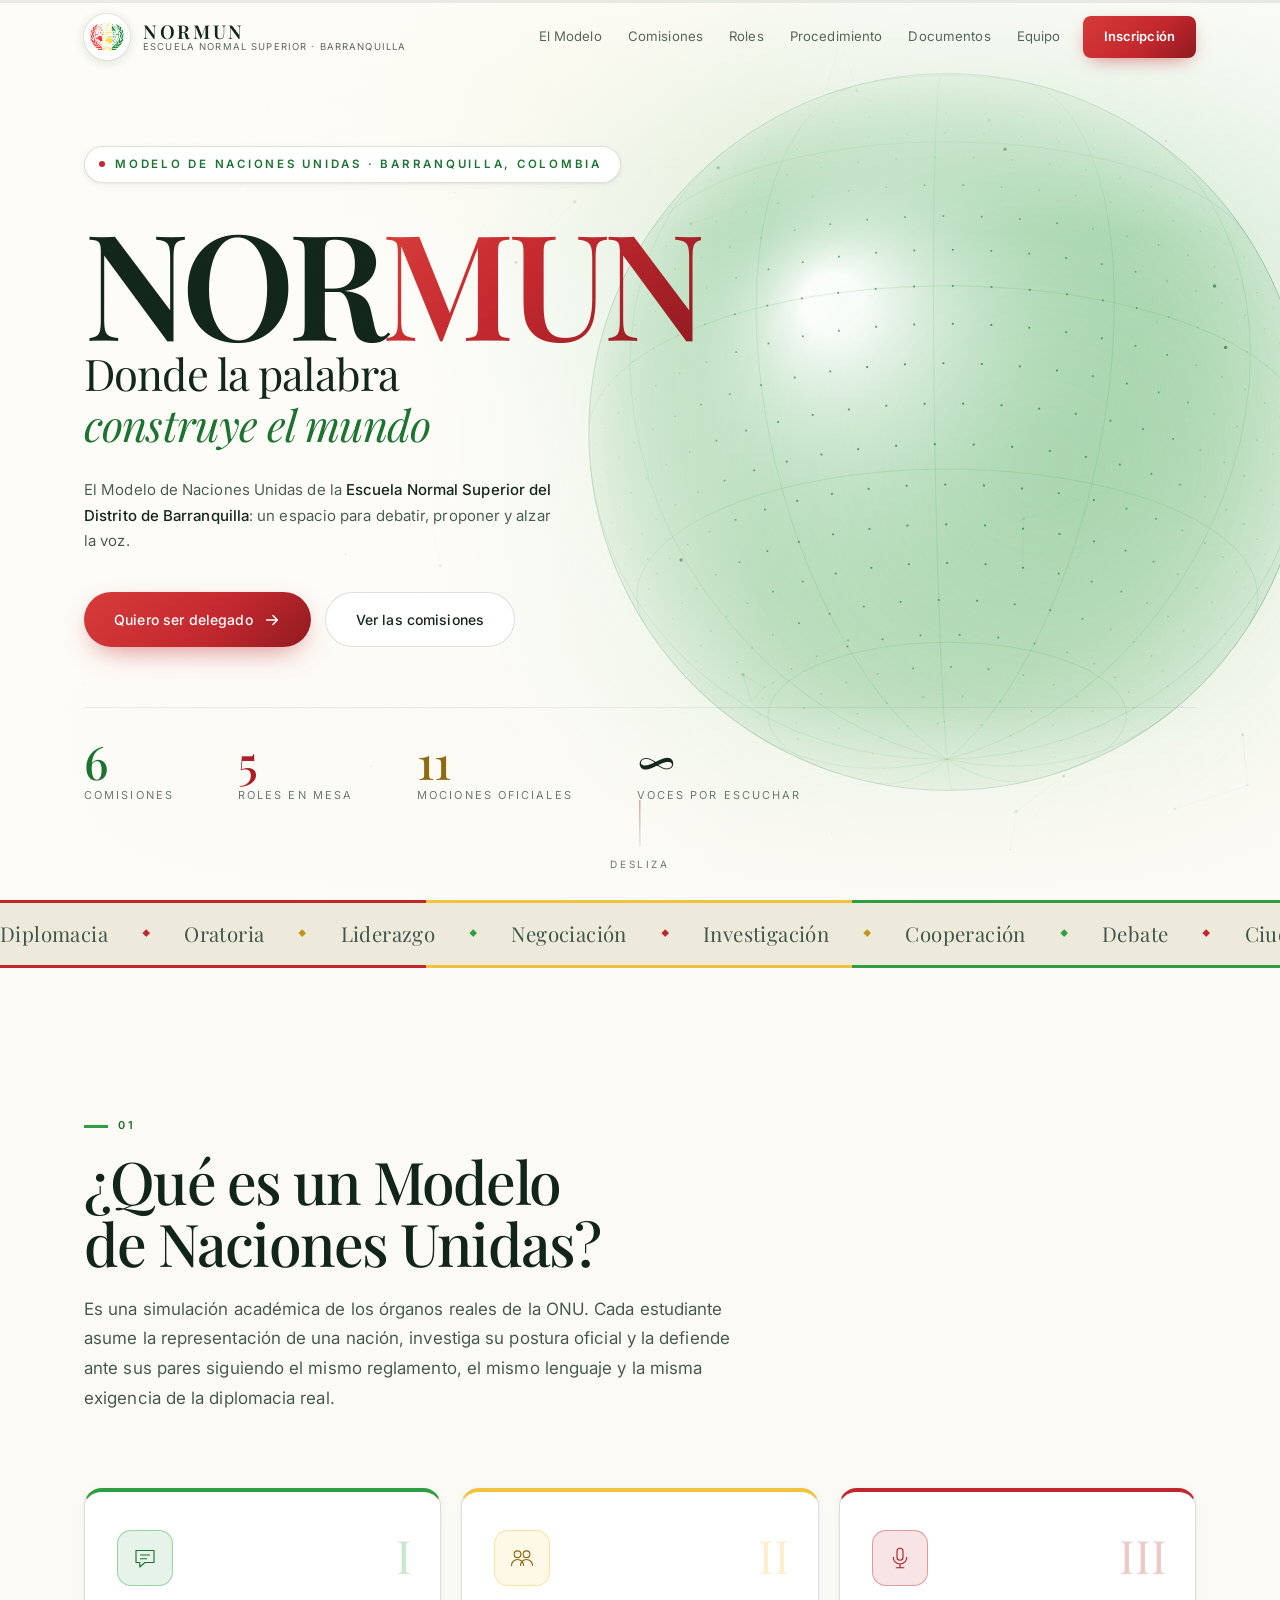
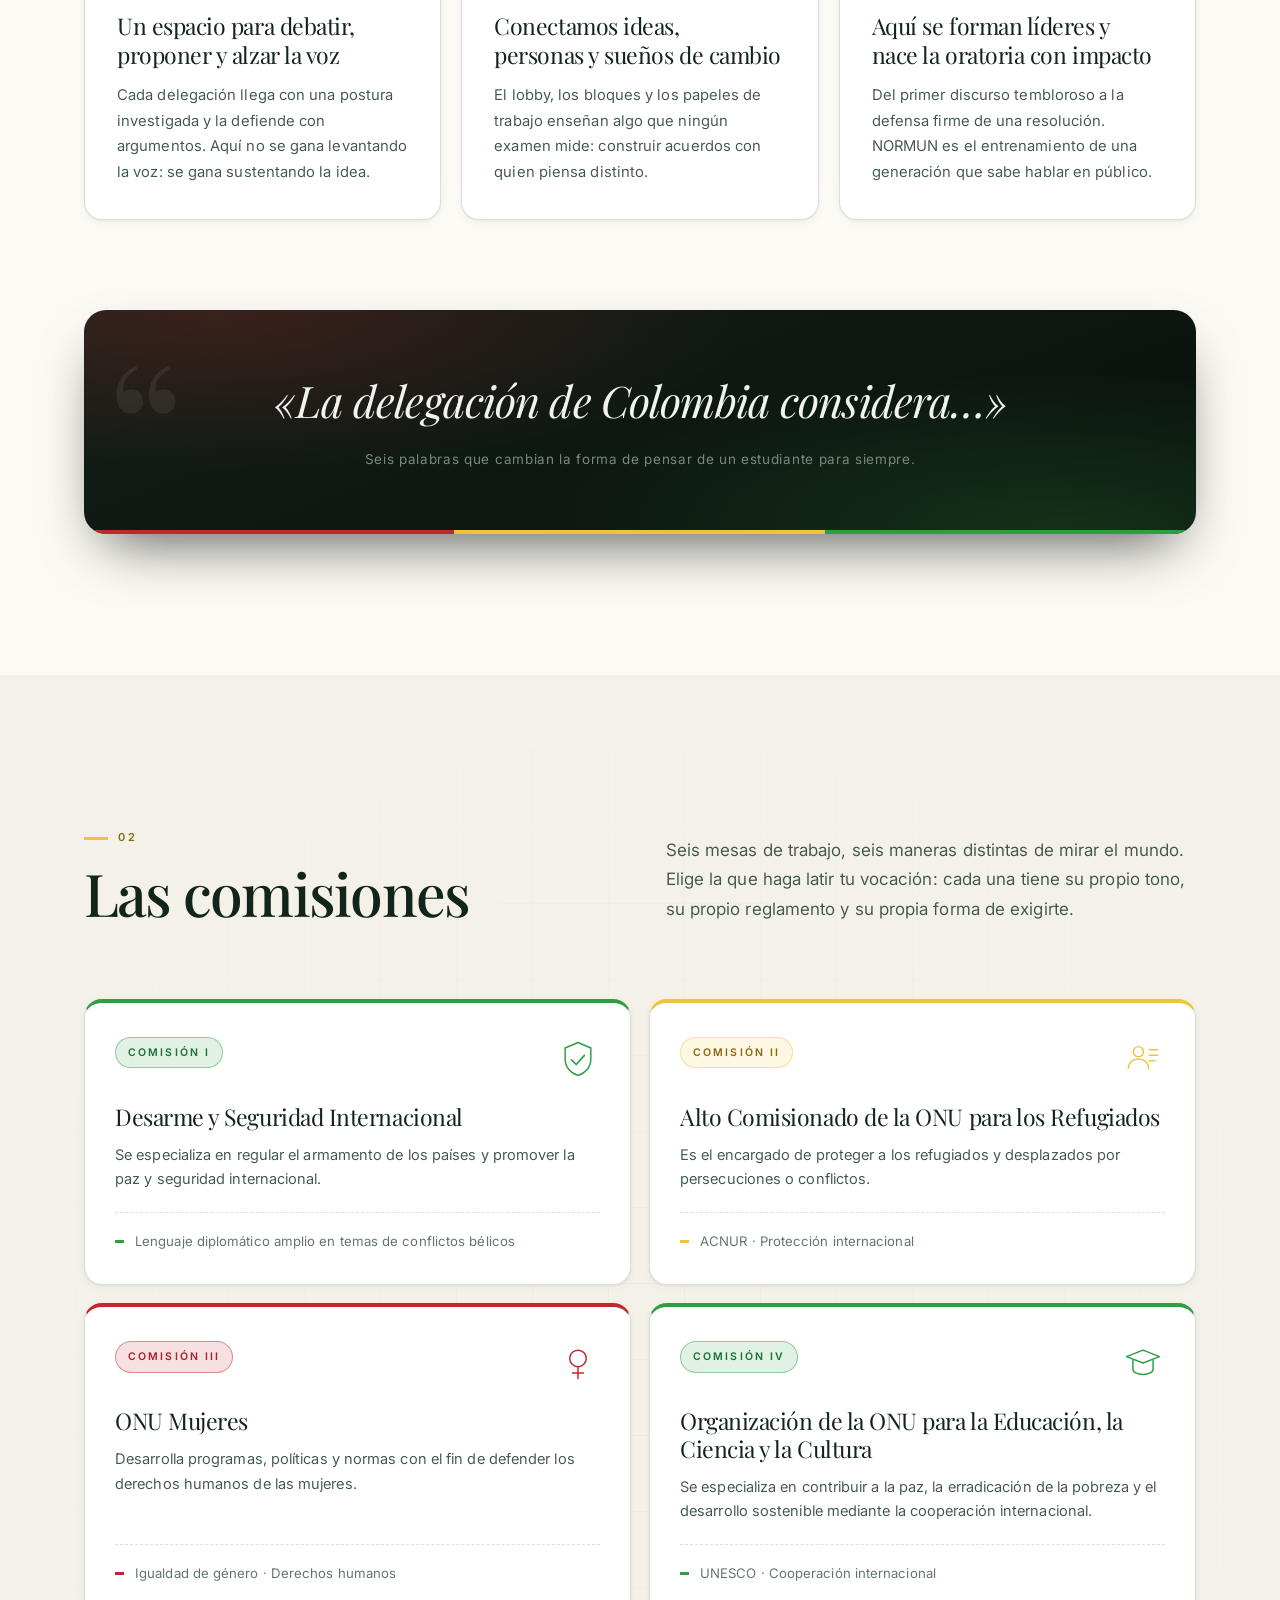
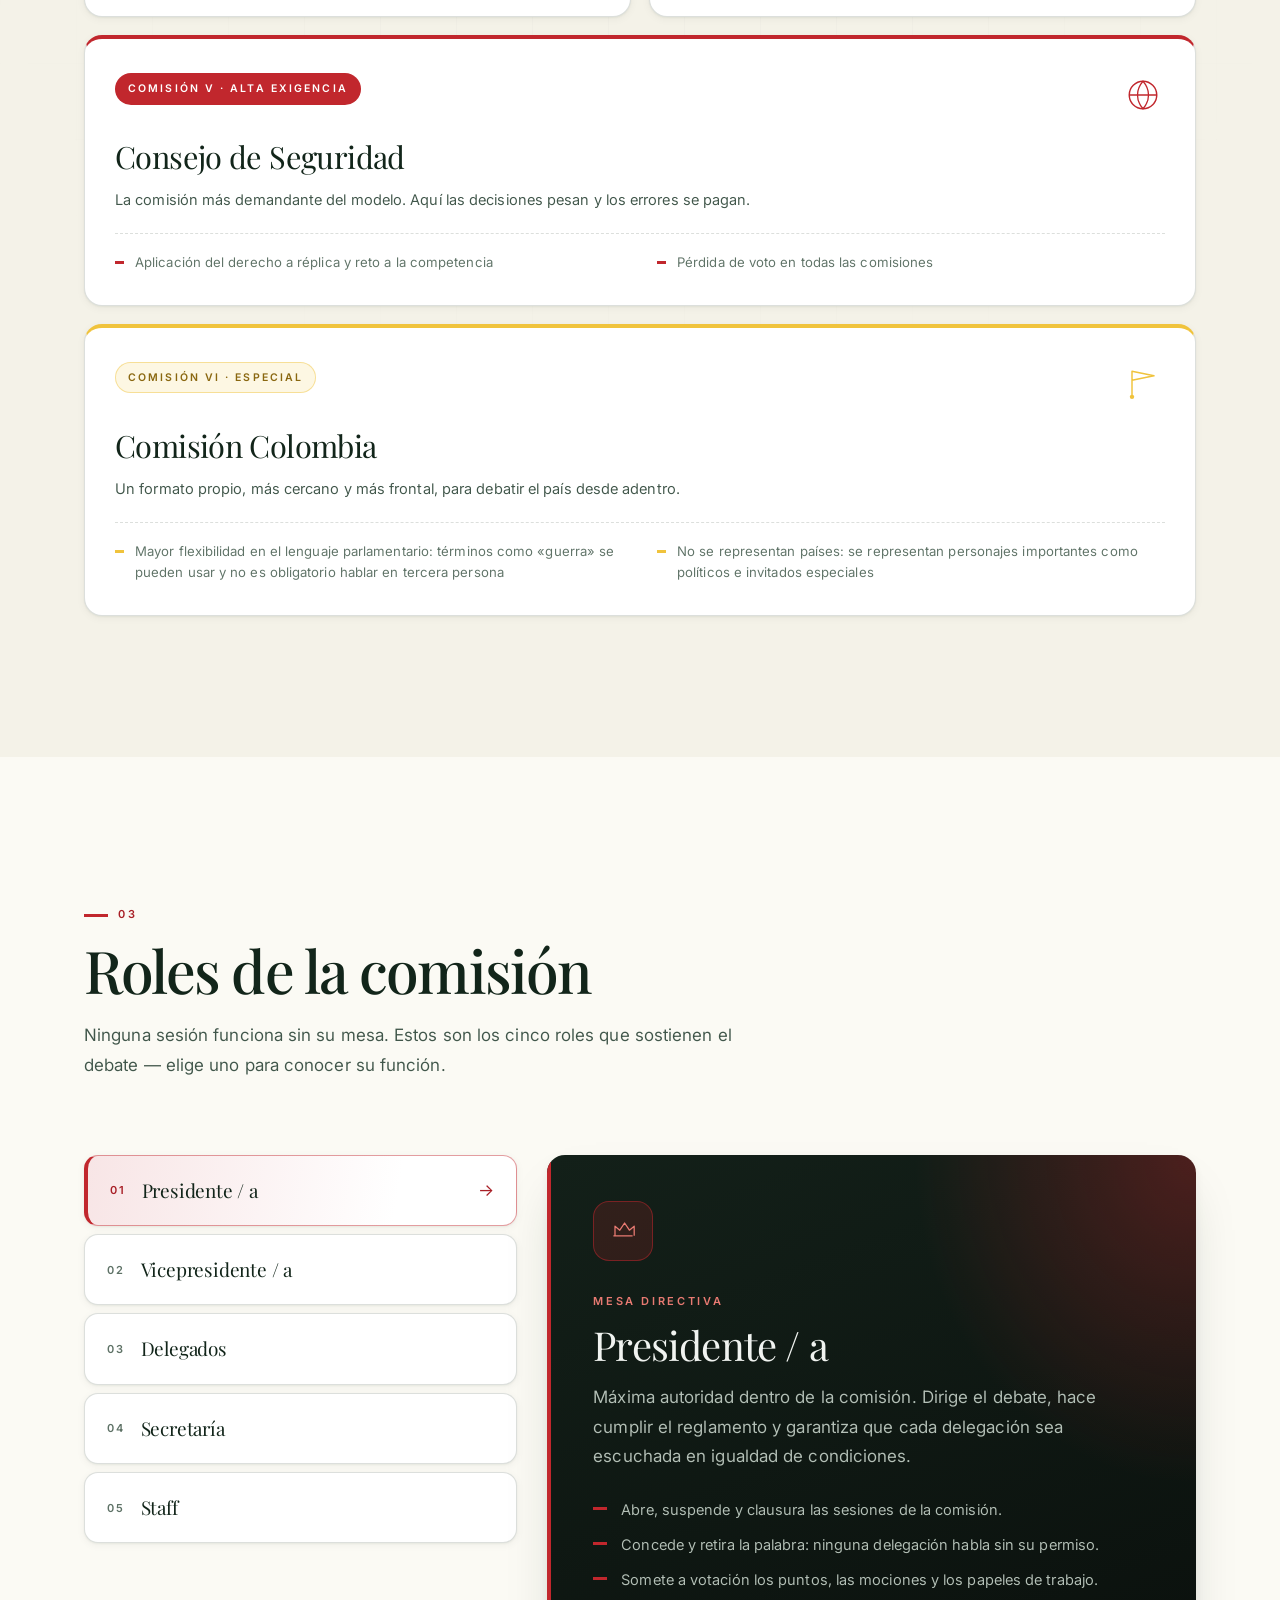
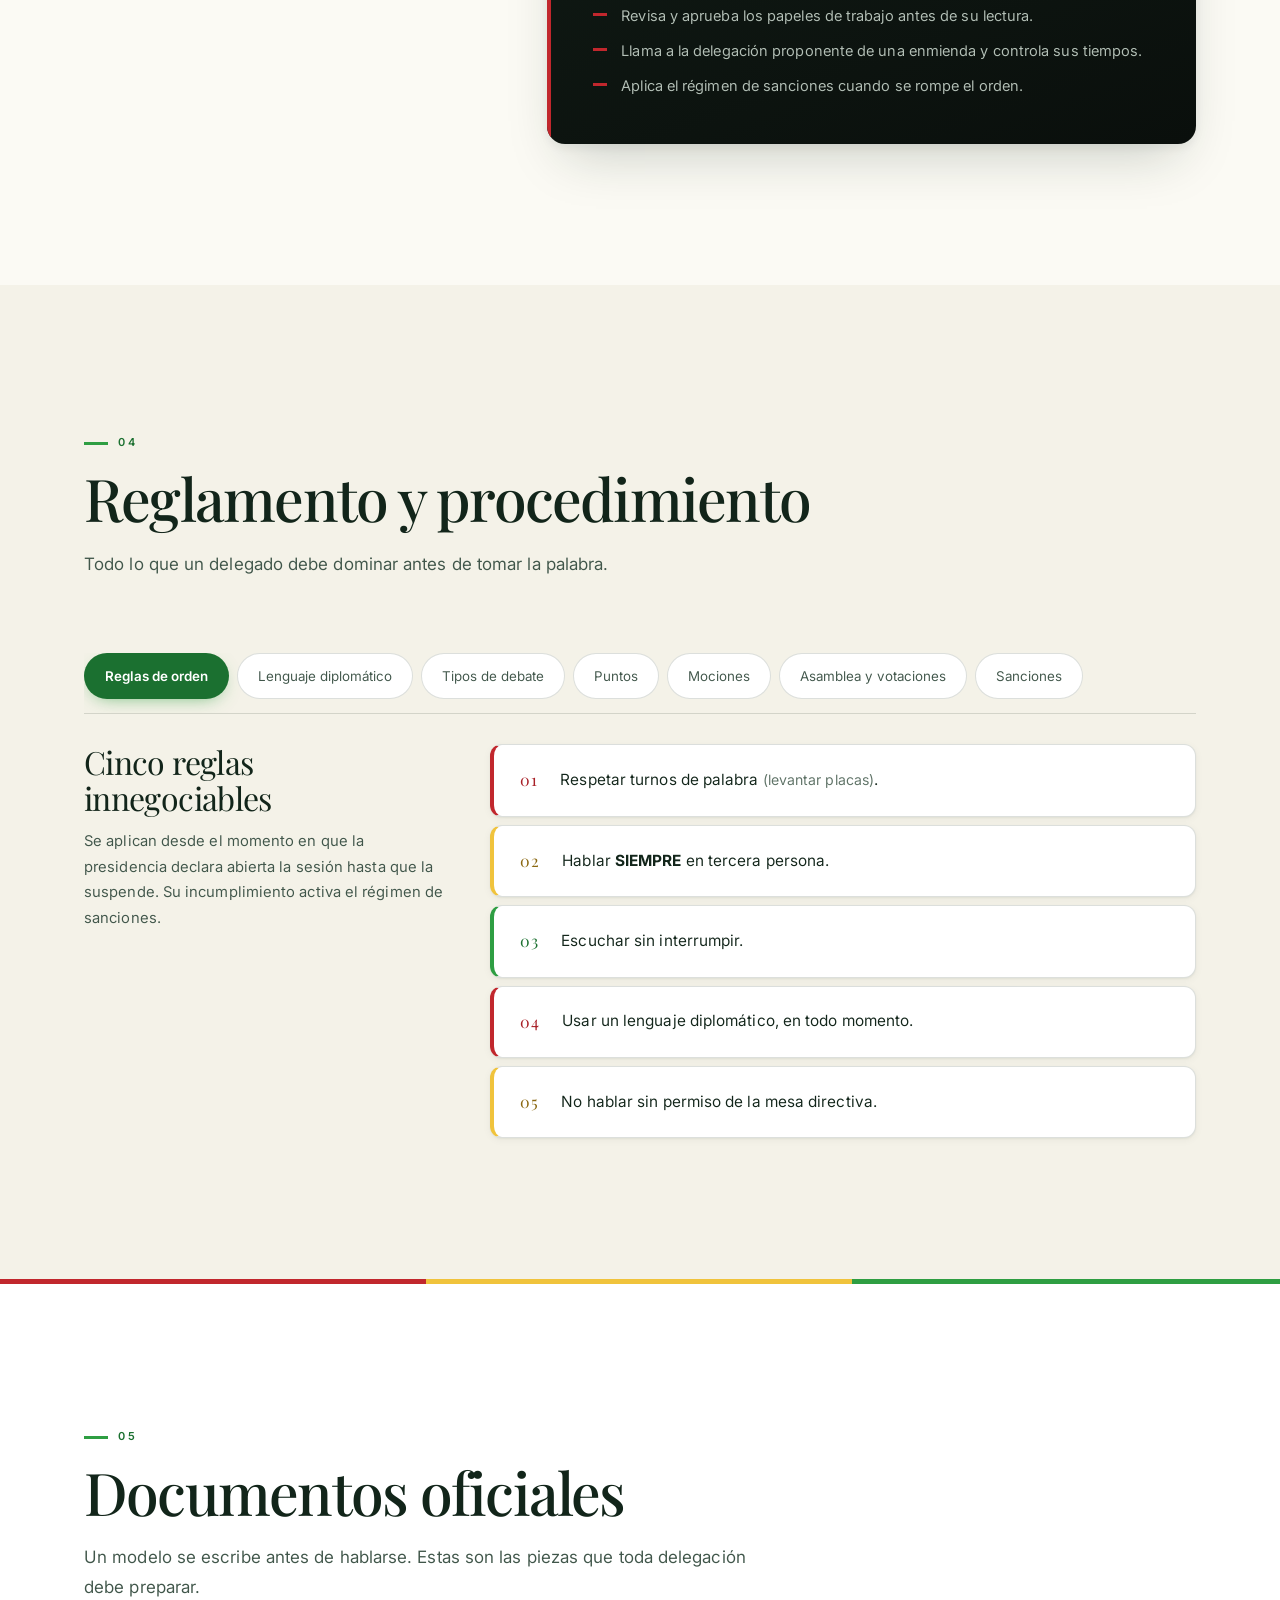
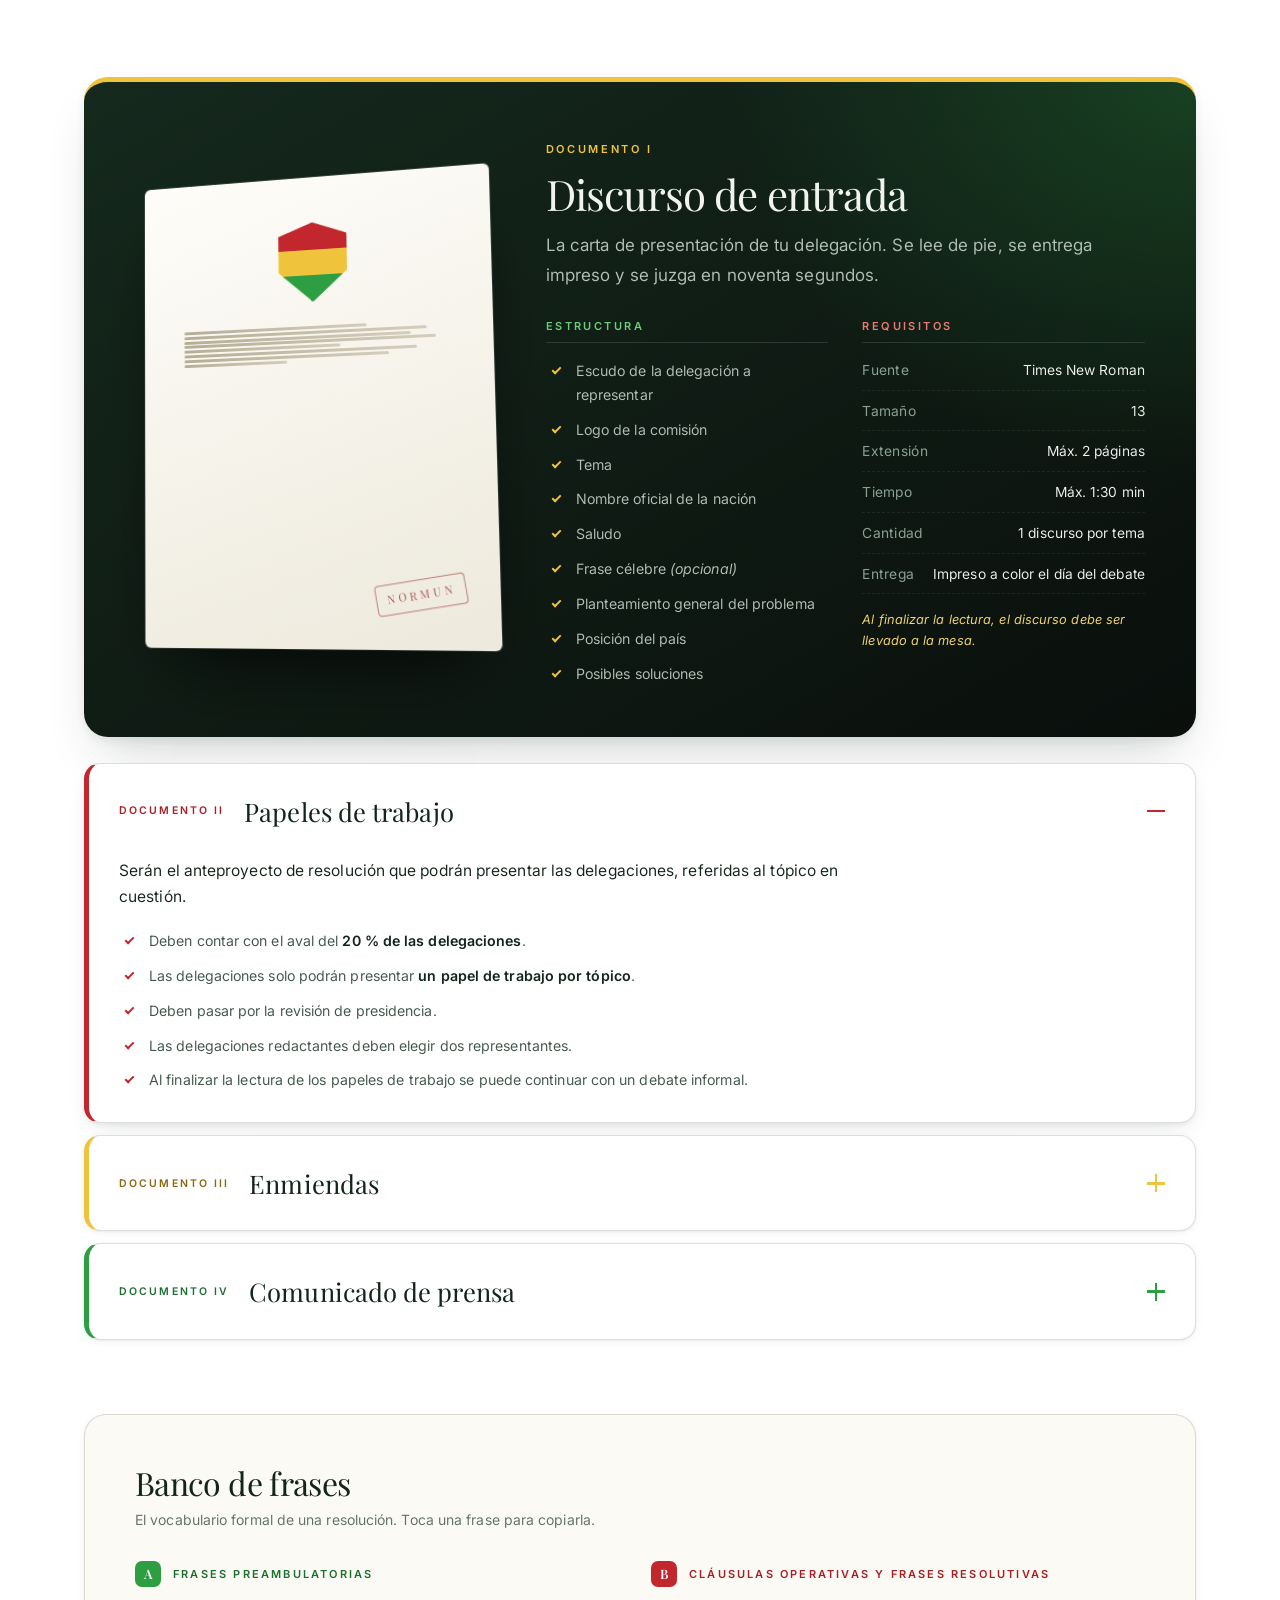
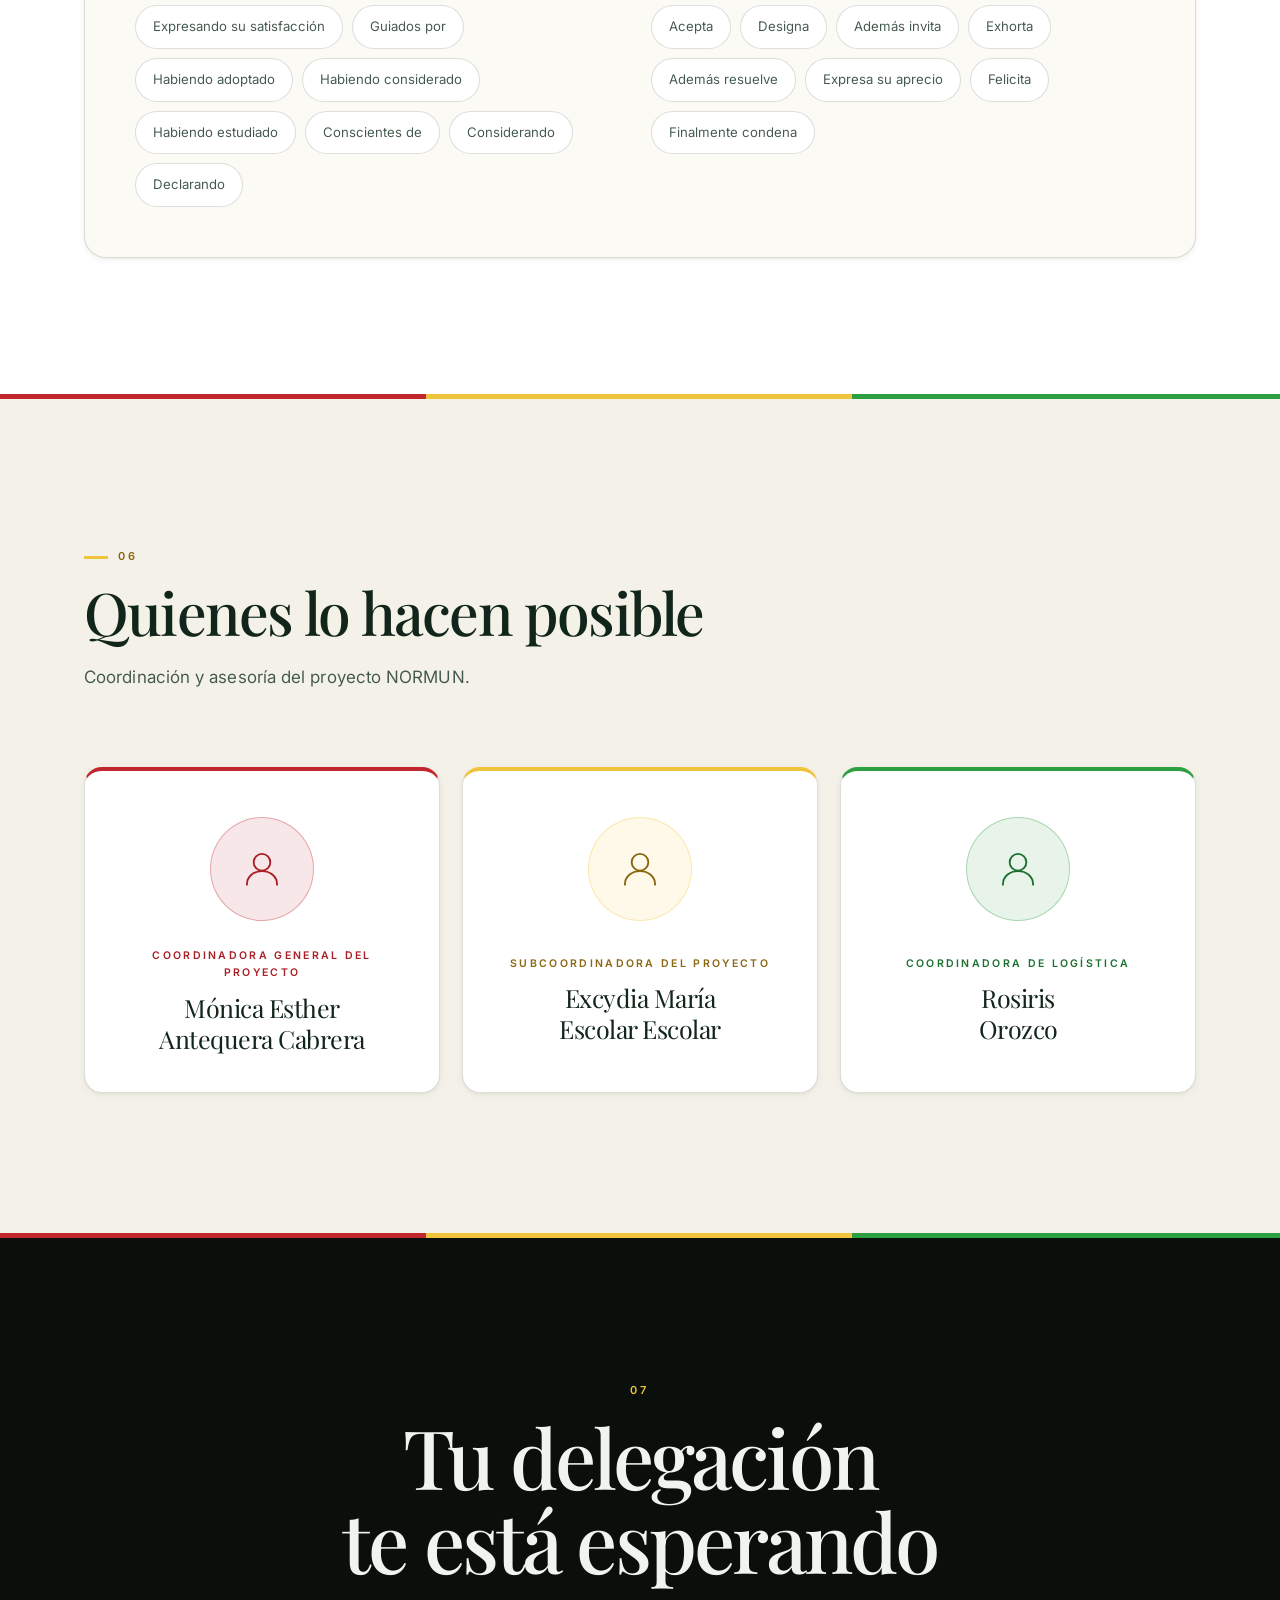
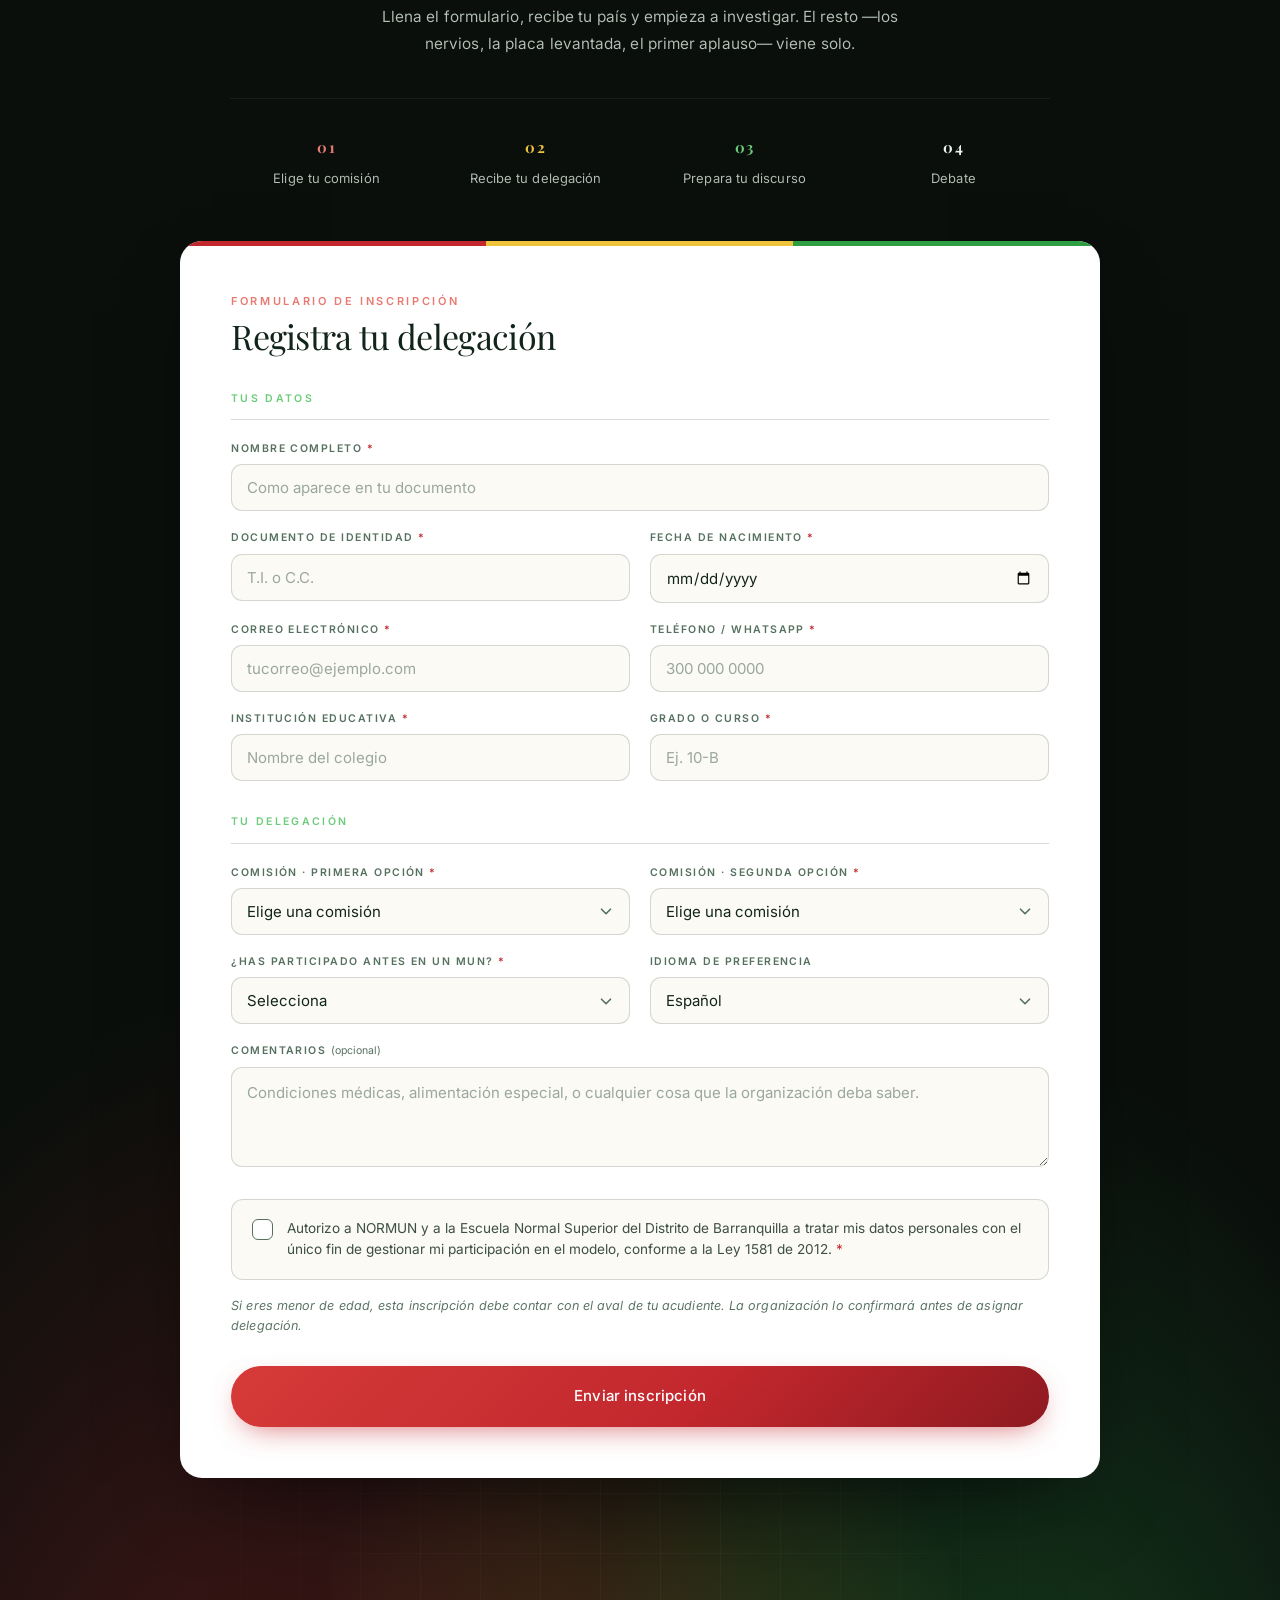
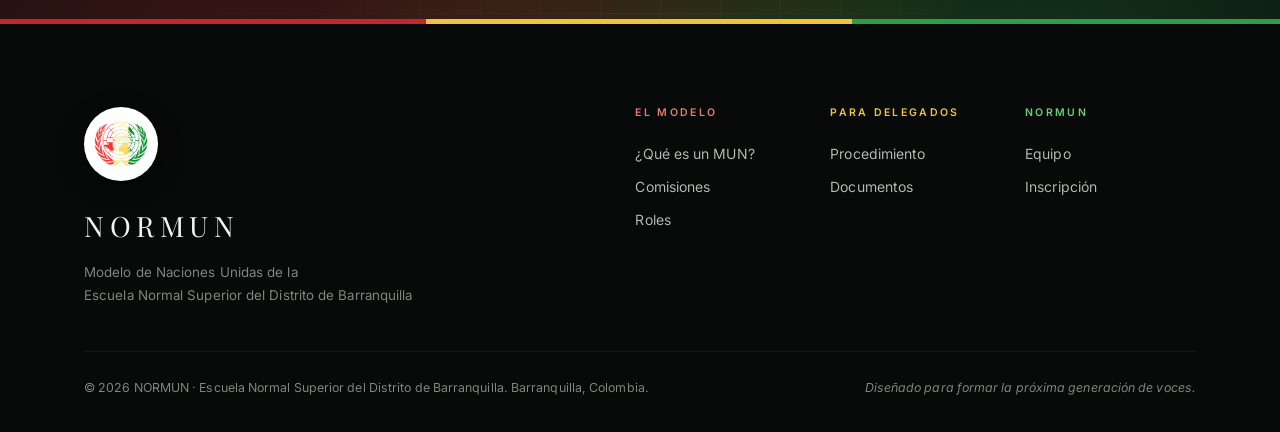
<file: index.html>
<!DOCTYPE html>
<html lang="es">
<head>
<meta charset="UTF-8">
<meta name="viewport" content="width=device-width, initial-scale=1, viewport-fit=cover">
<meta name="theme-color" content="#FBFAF4">
<title>NORMUN · Modelo de Naciones Unidas — Escuela Normal Superior del Distrito de Barranquilla</title>
<meta name="description" content="NORMUN es el Modelo de Naciones Unidas de la Escuela Normal Superior del Distrito de Barranquilla. Un espacio para debatir, proponer y alzar la voz: seis comisiones, reglamento oficial y formación en oratoria y diplomacia.">
<meta name="author" content="NORMUN — Escuela Normal Superior del Distrito de Barranquilla">

<meta property="og:type" content="website">
<meta property="og:title" content="NORMUN · Modelo de Naciones Unidas">
<meta property="og:description" content="Escuela Normal Superior del Distrito de Barranquilla. Debatir, proponer y alzar la voz.">
<meta property="og:locale" content="es_CO">
<meta property="og:image" content="assets/img/logo-normun.png">
<meta name="twitter:card" content="summary_large_image">

<link rel="icon" href="data:image/svg+xml,%3Csvg xmlns='http://www.w3.org/2000/svg' viewBox='0 0 64 64'%3E%3Crect width='64' height='64' rx='14' fill='%230A0F0C'/%3E%3Cg fill='none' stroke-width='2'%3E%3Ccircle cx='32' cy='32' r='18' stroke='%232E9E42'/%3E%3Ccircle cx='32' cy='32' r='12' stroke='%23F0C33C'/%3E%3Ccircle cx='32' cy='32' r='6' stroke='%23F0C33C'/%3E%3Cpath d='M32 14v36M14 32h36M19.3 19.3 44.7 44.7M44.7 19.3 19.3 44.7' stroke='%23C1272D' stroke-width='1.6'/%3E%3C/g%3E%3C/svg%3E">

<link rel="apple-touch-icon" href="assets/img/logo-normun.png">

<link rel="preconnect" href="https://fonts.googleapis.com">
<link rel="preconnect" href="https://fonts.gstatic.com" crossorigin>
<link href="https://fonts.googleapis.com/css2?family=Inter:wght@300;400;500;600;700&family=Playfair+Display:ital,wght@0,400;0,500;0,600;0,700;1,400&display=swap" rel="stylesheet">

<link rel="stylesheet" href="assets/css/styles.css">
</head>
<body>

<!-- ============ PRELOADER ============ -->
<div class="loader" id="loader" aria-hidden="true">
  <div class="loader__inner">
    <span class="loader__logo">
      <img src="assets/img/logo-normun.png" alt="" loading="eager"
           onerror="this.closest('.loader__logo').classList.add('is-missing')">
      <!-- Respaldo si falta el archivo: emblema inspirado en el logo —
           globo de la ONU en proyección azimutal, rama izquierda roja
           y rama derecha verde. -->
      <svg class="loader__emblem" viewBox="0 0 120 120" fill="none" aria-hidden="true">
      <g class="lo-globe">
        <circle cx="60" cy="52" r="26"/>
        <circle cx="60" cy="52" r="17.3"/>
        <circle cx="60" cy="52" r="8.7"/>
        <path d="M60 26v52M34 52h52M41.6 33.6 78.4 70.4M78.4 33.6 41.6 70.4"/>
      </g>
      <g class="lo-branch lo-branch--l">
        <path d="M60 106C43 101 31 88 28 68"/>
        <ellipse class="lo-leaf" cx="47" cy="99" rx="7" ry="3.2" transform="rotate(-18 47 99)"/>
        <ellipse class="lo-leaf" cx="38.5" cy="91" rx="7" ry="3.2" transform="rotate(-40 38.5 91)"/>
        <ellipse class="lo-leaf" cx="32" cy="80" rx="7" ry="3.2" transform="rotate(-60 32 80)"/>
        <ellipse class="lo-leaf" cx="28.5" cy="68" rx="6.5" ry="3" transform="rotate(-80 28.5 68)"/>
      </g>
      <g class="lo-branch lo-branch--r">
        <path d="M60 106c17-5 29-18 32-38"/>
        <ellipse class="lo-leaf" cx="73" cy="99" rx="7" ry="3.2" transform="rotate(18 73 99)"/>
        <ellipse class="lo-leaf" cx="81.5" cy="91" rx="7" ry="3.2" transform="rotate(40 81.5 91)"/>
        <ellipse class="lo-leaf" cx="88" cy="80" rx="7" ry="3.2" transform="rotate(60 88 80)"/>
        <ellipse class="lo-leaf" cx="91.5" cy="68" rx="6.5" ry="3" transform="rotate(80 91.5 68)"/>
      </g>
      </svg>
    </span>
    <div class="loader__word" aria-label="NORMUN">
      <span>N</span><span>O</span><span>R</span><span>M</span><span>U</span><span>N</span>
    </div>
    <div class="loader__bar"><i></i></div>
  </div>
</div>

<div class="grain" aria-hidden="true"></div>
<div class="scrollbar" aria-hidden="true"><i id="scrollProgress"></i></div>

<a class="skip" href="#modelo">Saltar al contenido</a>

<!-- ============ NAV ============ -->
<header class="nav" id="nav">
  <div class="nav__wrap">
    <a href="#inicio" class="brand" aria-label="NORMUN — inicio">
      <!-- Guarda el logo oficial en assets/img/logo-normun.png y aparece solo.
           Mientras no exista, se muestra el emblema SVG de respaldo. -->
      <span class="brand__logo">
        <img src="assets/img/logo-normun.png" alt="" loading="eager"
             onerror="this.closest('.brand__logo').classList.add('is-missing')">
        <svg class="brand__mark" viewBox="0 0 48 48" fill="none" aria-hidden="true">
          <circle class="bm-globe" cx="24" cy="24" r="15" stroke-width="1.7"/>
          <circle class="bm-lat" cx="24" cy="24" r="10" stroke-width="1.1"/>
          <circle class="bm-lat" cx="24" cy="24" r="5" stroke-width="1.1"/>
          <path class="bm-mer" d="M24 9v30M9 24h30M13.4 13.4 34.6 34.6M34.6 13.4 13.4 34.6" stroke-width="1.1"/>
        </svg>
      </span>
      <span class="brand__text">
        <b>NORMUN</b>
        <em>Escuela Normal Superior &middot; Barranquilla</em>
      </span>
    </a>

    <nav class="nav__links" id="navLinks" aria-label="Navegación principal">
      <a href="#modelo">El Modelo</a>
      <a href="#comisiones">Comisiones</a>
      <a href="#roles">Roles</a>
      <a href="#procedimiento">Procedimiento</a>
      <a href="#documentos">Documentos</a>
      <a href="#equipo">Equipo</a>
      <a href="#inscripcion" class="nav__cta">Inscripción</a>
    </nav>

    <button class="burger" id="burger" aria-label="Abrir menú" aria-expanded="false" aria-controls="navLinks">
      <span></span><span></span>
    </button>
  </div>
</header>

<main>

<!-- ============ HERO ============ -->
<section class="hero" id="inicio">
  <canvas class="hero__canvas" id="globeCanvas" aria-hidden="true"></canvas>
  <div class="hero__veil" aria-hidden="true"></div>
  <div class="hero__glow" aria-hidden="true"></div>

  <div class="hero__content">
    <p class="hero__eyebrow reveal" data-delay="0">
      <span class="dot"></span> Modelo de Naciones Unidas · Barranquilla, Colombia
    </p>

    <h1 class="hero__title">
      <span class="line"><span class="up up--ink" style="--d:.05s">NOR</span><span class="up up--red" style="--d:.12s">MUN</span></span>
      <span class="line hero__sub"><span class="up" style="--d:.22s">Donde la palabra</span></span>
      <span class="line hero__sub"><span class="up up--italic" style="--d:.3s">construye el mundo</span></span>
    </h1>

    <p class="hero__lead reveal" data-delay="120">
      El Modelo de Naciones Unidas de la <strong>Escuela Normal Superior del Distrito
      de Barranquilla</strong>: un espacio para debatir, proponer y alzar la voz.
    </p>

    <div class="hero__actions reveal" data-delay="200">
      <a href="#inscripcion" class="btn btn--red">
        Quiero ser delegado
        <svg viewBox="0 0 20 20" aria-hidden="true"><path d="M4 10h12M11 5l5 5-5 5" fill="none" stroke="currentColor" stroke-width="1.6" stroke-linecap="round" stroke-linejoin="round"/></svg>
      </a>
      <a href="#comisiones" class="btn btn--ghost">Ver las comisiones</a>
    </div>

    <ul class="hero__facts reveal" data-delay="280">
      <li><b data-count="6">0</b><span>Comisiones</span></li>
      <li><b data-count="5">0</b><span>Roles en mesa</span></li>
      <li><b data-count="11">0</b><span>Mociones oficiales</span></li>
      <li><b>∞</b><span>Voces por escuchar</span></li>
    </ul>
  </div>

  <a href="#modelo" class="hero__scroll" aria-label="Desplazar hacia abajo">
    <span class="hero__scroll-line"><i></i></span>
    <span class="hero__scroll-txt">Desliza</span>
  </a>
</section>

<!-- ============ TICKER ============ -->
<div class="ticker" aria-hidden="true">
  <div class="ticker__track">
    <span>Diplomacia</span><i>◆</i><span>Oratoria</span><i>◆</i><span>Liderazgo</span><i>◆</i>
    <span>Negociación</span><i>◆</i><span>Investigación</span><i>◆</i><span>Cooperación</span><i>◆</i>
    <span>Debate</span><i>◆</i><span>Ciudadanía global</span><i>◆</i>
    <span>Diplomacia</span><i>◆</i><span>Oratoria</span><i>◆</i><span>Liderazgo</span><i>◆</i>
    <span>Negociación</span><i>◆</i><span>Investigación</span><i>◆</i><span>Cooperación</span><i>◆</i>
    <span>Debate</span><i>◆</i><span>Ciudadanía global</span><i>◆</i>
  </div>
</div>

<!-- ============ 01 · EL MODELO ============ -->
<section class="section section--modelo" id="modelo">
  <div class="wrap">
    <header class="sec-head reveal">
      <span class="sec-num">01</span>
      <h2 class="sec-title">¿Qué es un Modelo<br>de Naciones Unidas?</h2>
      <p class="sec-desc">
        Es una simulación académica de los órganos reales de la ONU. Cada estudiante asume la
        representación de una nación, investiga su postura oficial y la defiende ante sus pares
        siguiendo el mismo reglamento, el mismo lenguaje y la misma exigencia de la diplomacia real.
      </p>
    </header>

    <div class="pillars">
      <article class="pillar reveal" data-delay="0">
        <div class="pillar__icon">
          <svg viewBox="0 0 40 40" fill="none" aria-hidden="true">
            <path d="M8 10h24v16H20l-7 6v-6H8z" stroke="currentColor" stroke-width="1.5" stroke-linejoin="round"/>
            <path d="M14 16h12M14 21h8" stroke="currentColor" stroke-width="1.5" stroke-linecap="round"/>
          </svg>
        </div>
        <h3>Un espacio para debatir,<br>proponer y alzar la voz</h3>
        <p>Cada delegación llega con una postura investigada y la defiende con argumentos. Aquí no se
        gana levantando la voz: se gana sustentando la idea.</p>
        <span class="pillar__idx">I</span>
      </article>

      <article class="pillar reveal" data-delay="90">
        <div class="pillar__icon">
          <svg viewBox="0 0 40 40" fill="none" aria-hidden="true">
            <circle cx="14" cy="15" r="4.5" stroke="currentColor" stroke-width="1.5"/>
            <circle cx="26" cy="15" r="4.5" stroke="currentColor" stroke-width="1.5"/>
            <path d="M6 30c0-4.4 3.6-8 8-8s8 3.6 8 8M18 30c0-4.4 3.6-8 8-8s8 3.6 8 8" stroke="currentColor" stroke-width="1.5" stroke-linecap="round"/>
          </svg>
        </div>
        <h3>Conectamos ideas,<br>personas y sueños de cambio</h3>
        <p>El lobby, los bloques y los papeles de trabajo enseñan algo que ningún examen mide:
        construir acuerdos con quien piensa distinto.</p>
        <span class="pillar__idx">II</span>
      </article>

      <article class="pillar reveal" data-delay="180">
        <div class="pillar__icon">
          <svg viewBox="0 0 40 40" fill="none" aria-hidden="true">
            <rect x="16" y="7" width="8" height="16" rx="4" stroke="currentColor" stroke-width="1.5"/>
            <path d="M11 19a9 9 0 0 0 18 0M20 28v5M15 33h10" stroke="currentColor" stroke-width="1.5" stroke-linecap="round"/>
          </svg>
        </div>
        <h3>Aquí se forman líderes y<br>nace la oratoria con impacto</h3>
        <p>Del primer discurso tembloroso a la defensa firme de una resolución. NORMUN es el
        entrenamiento de una generación que sabe hablar en público.</p>
        <span class="pillar__idx">III</span>
      </article>
    </div>

    <figure class="quote on-dark reveal">
      <blockquote>
        «La delegación de Colombia considera…»
      </blockquote>
      <figcaption>
        Seis palabras que cambian la forma de pensar de un estudiante para siempre.
      </figcaption>
    </figure>
  </div>
</section>

<!-- ============ 02 · COMISIONES ============ -->
<section class="section section--comisiones" id="comisiones">
  <div class="wrap">
    <header class="sec-head sec-head--split reveal">
      <div>
        <span class="sec-num">02</span>
        <h2 class="sec-title">Las comisiones</h2>
      </div>
      <p class="sec-desc">
        Seis mesas de trabajo, seis maneras distintas de mirar el mundo. Elige la que
        haga latir tu vocación: cada una tiene su propio tono, su propio reglamento y
        su propia forma de exigirte.
      </p>
    </header>

    <div class="coms">

      <article class="com reveal" data-delay="0" style="--com:#2E9E42; --com-ink:#1B7030">
        <div class="com__bg" aria-hidden="true"></div>
        <div class="com__top">
          <span class="com__tag">Comisión I</span>
          <svg class="com__icon" viewBox="0 0 48 48" fill="none" aria-hidden="true">
            <path d="M24 6l14 6v12c0 9-6 15.5-14 18-8-2.5-14-9-14-18V12l14-6z" stroke="currentColor" stroke-width="1.6" stroke-linejoin="round"/>
            <path d="M17 25l5 5 9-10" stroke="currentColor" stroke-width="1.8" stroke-linecap="round" stroke-linejoin="round"/>
          </svg>
        </div>
        <h3 class="com__name">Desarme y Seguridad Internacional</h3>
        <p class="com__desc">Se especializa en regular el armamento de los países y promover la paz y
        seguridad internacional.</p>
        <ul class="com__meta">
          <li>Lenguaje diplomático amplio en temas de conflictos bélicos</li>
        </ul>
      </article>

      <article class="com reveal" data-delay="70" style="--com:#F0C33C; --com-ink:#8A6710">
        <div class="com__bg" aria-hidden="true"></div>
        <div class="com__top">
          <span class="com__tag">Comisión II</span>
          <svg class="com__icon" viewBox="0 0 48 48" fill="none" aria-hidden="true">
            <path d="M8 34c0-6 5-10 11-10s11 4 11 10" stroke="currentColor" stroke-width="1.6" stroke-linecap="round"/>
            <circle cx="19" cy="16" r="5.5" stroke="currentColor" stroke-width="1.6"/>
            <path d="M31 14h9M31 20h9M31 26h6" stroke="currentColor" stroke-width="1.6" stroke-linecap="round"/>
          </svg>
        </div>
        <h3 class="com__name">Alto Comisionado de la ONU para los Refugiados</h3>
        <p class="com__desc">Es el encargado de proteger a los refugiados y desplazados por
        persecuciones o conflictos.</p>
        <ul class="com__meta">
          <li>ACNUR · Protección internacional</li>
        </ul>
      </article>

      <article class="com reveal" data-delay="140" style="--com:#C1272D; --com-ink:#A81F26">
        <div class="com__bg" aria-hidden="true"></div>
        <div class="com__top">
          <span class="com__tag">Comisión III</span>
          <svg class="com__icon" viewBox="0 0 48 48" fill="none" aria-hidden="true">
            <circle cx="24" cy="19" r="9" stroke="currentColor" stroke-width="1.6"/>
            <path d="M24 28v13M18 35h12" stroke="currentColor" stroke-width="1.6" stroke-linecap="round"/>
          </svg>
        </div>
        <h3 class="com__name">ONU Mujeres</h3>
        <p class="com__desc">Desarrolla programas, políticas y normas con el fin de defender los
        derechos humanos de las mujeres.</p>
        <ul class="com__meta">
          <li>Igualdad de género · Derechos humanos</li>
        </ul>
      </article>

      <article class="com reveal" data-delay="0" style="--com:#2E9E42; --com-ink:#1B7030">
        <div class="com__bg" aria-hidden="true"></div>
        <div class="com__top">
          <span class="com__tag">Comisión IV</span>
          <svg class="com__icon" viewBox="0 0 48 48" fill="none" aria-hidden="true">
            <path d="M6 17l18-7 18 7-18 7-18-7z" stroke="currentColor" stroke-width="1.6" stroke-linejoin="round"/>
            <path d="M13 21v10c0 3 5 5.5 11 5.5S35 34 35 31V21" stroke="currentColor" stroke-width="1.6" stroke-linecap="round"/>
          </svg>
        </div>
        <h3 class="com__name">Organización de la ONU para la Educación, la Ciencia y la Cultura</h3>
        <p class="com__desc">Se especializa en contribuir a la paz, la erradicación de la pobreza y el
        desarrollo sostenible mediante la cooperación internacional.</p>
        <ul class="com__meta">
          <li>UNESCO · Cooperación internacional</li>
        </ul>
      </article>

      <article class="com com--wide reveal" data-delay="70" style="--com:#C1272D; --com-ink:#A81F26">
        <div class="com__bg" aria-hidden="true"></div>
        <div class="com__top">
          <span class="com__tag com__tag--hot">Comisión V · Alta exigencia</span>
          <svg class="com__icon" viewBox="0 0 48 48" fill="none" aria-hidden="true">
            <circle cx="24" cy="24" r="15" stroke="currentColor" stroke-width="1.6"/>
            <path d="M9 24h30M24 9c4 4.5 6 9.5 6 15s-2 10.5-6 15c-4-4.5-6-9.5-6-15s2-10.5 6-15z" stroke="currentColor" stroke-width="1.4"/>
          </svg>
        </div>
        <h3 class="com__name">Consejo de Seguridad</h3>
        <p class="com__desc">La comisión más demandante del modelo. Aquí las decisiones pesan y los
        errores se pagan.</p>
        <ul class="com__meta">
          <li>Aplicación del derecho a réplica y reto a la competencia</li>
          <li>Pérdida de voto en todas las comisiones</li>
        </ul>
      </article>

      <article class="com com--wide reveal" data-delay="140" style="--com:#F0C33C; --com-ink:#8A6710">
        <div class="com__bg" aria-hidden="true"></div>
        <div class="com__top">
          <span class="com__tag">Comisión VI · Especial</span>
          <svg class="com__icon" viewBox="0 0 48 48" fill="none" aria-hidden="true">
            <path d="M12 38V10l24 5-24 5" stroke="currentColor" stroke-width="1.6" stroke-linejoin="round"/>
            <circle cx="12" cy="38" r="2.4" fill="currentColor"/>
          </svg>
        </div>
        <h3 class="com__name">Comisión Colombia</h3>
        <p class="com__desc">Un formato propio, más cercano y más frontal, para debatir el país desde
        adentro.</p>
        <ul class="com__meta">
          <li>Mayor flexibilidad en el lenguaje parlamentario: términos como «guerra» se pueden usar y no es obligatorio hablar en tercera persona</li>
          <li>No se representan países: se representan personajes importantes como políticos e invitados especiales</li>
        </ul>
      </article>

    </div>
  </div>
</section>

<!-- ============ 03 · ROLES ============ -->
<section class="section section--roles" id="roles">
  <div class="wrap">
    <header class="sec-head reveal">
      <span class="sec-num">03</span>
      <h2 class="sec-title">Roles de la comisión</h2>
      <p class="sec-desc">Ninguna sesión funciona sin su mesa. Estos son los cinco roles que sostienen
      el debate — elige uno para conocer su función.</p>
    </header>

    <div class="roles reveal">
      <div class="roles__list" role="tablist" aria-label="Roles de la comisión">
        <button class="role is-active" role="tab" aria-selected="true" data-role="presidente">
          <span class="role__n">01</span>
          <span class="role__t">Presidente / a</span>
          <span class="role__arrow" aria-hidden="true">→</span>
        </button>
        <button class="role" role="tab" aria-selected="false" data-role="vicepresidente">
          <span class="role__n">02</span>
          <span class="role__t">Vicepresidente / a</span>
          <span class="role__arrow" aria-hidden="true">→</span>
        </button>
        <button class="role" role="tab" aria-selected="false" data-role="delegados">
          <span class="role__n">03</span>
          <span class="role__t">Delegados</span>
          <span class="role__arrow" aria-hidden="true">→</span>
        </button>
        <button class="role" role="tab" aria-selected="false" data-role="secretaria">
          <span class="role__n">04</span>
          <span class="role__t">Secretaría</span>
          <span class="role__arrow" aria-hidden="true">→</span>
        </button>
        <button class="role" role="tab" aria-selected="false" data-role="staff">
          <span class="role__n">05</span>
          <span class="role__t">Staff</span>
          <span class="role__arrow" aria-hidden="true">→</span>
        </button>
      </div>

      <div class="roles__panel" id="rolePanel" role="tabpanel" aria-live="polite">
        <!-- inyectado por JS -->
      </div>
    </div>
  </div>
</section>

<!-- ============ 04 · PROCEDIMIENTO ============ -->
<section class="section section--proc" id="procedimiento">
  <div class="wrap">
    <header class="sec-head reveal">
      <span class="sec-num">04</span>
      <h2 class="sec-title">Reglamento y procedimiento</h2>
      <p class="sec-desc">Todo lo que un delegado debe dominar antes de tomar la palabra.</p>
    </header>

    <div class="tabs reveal">
      <div class="tabs__bar" role="tablist" aria-label="Procedimiento">
        <button class="tab is-active" role="tab" aria-selected="true" data-tab="orden">Reglas de orden</button>
        <button class="tab" role="tab" aria-selected="false" data-tab="lenguaje">Lenguaje diplomático</button>
        <button class="tab" role="tab" aria-selected="false" data-tab="debate">Tipos de debate</button>
        <button class="tab" role="tab" aria-selected="false" data-tab="puntos">Puntos</button>
        <button class="tab" role="tab" aria-selected="false" data-tab="mociones">Mociones</button>
        <button class="tab" role="tab" aria-selected="false" data-tab="asamblea">Asamblea y votaciones</button>
        <button class="tab" role="tab" aria-selected="false" data-tab="sanciones">Sanciones</button>
      </div>

      <!-- Reglas de orden -->
      <div class="tabp is-active" data-panel="orden" role="tabpanel">
        <div class="tabp__grid">
          <div class="tabp__lead">
            <h3>Cinco reglas innegociables</h3>
            <p>Se aplican desde el momento en que la presidencia declara abierta la sesión hasta que
            la suspende. Su incumplimiento activa el régimen de sanciones.</p>
          </div>
          <ol class="rulelist">
            <li><span>01</span><p>Respetar turnos de palabra <em>(levantar placas)</em>.</p></li>
            <li><span>02</span><p>Hablar <strong>SIEMPRE</strong> en tercera persona.</p></li>
            <li><span>03</span><p>Escuchar sin interrumpir.</p></li>
            <li><span>04</span><p>Usar un lenguaje diplomático, en todo momento.</p></li>
            <li><span>05</span><p>No hablar sin permiso de la mesa directiva.</p></li>
          </ol>
        </div>
      </div>

      <!-- Lenguaje diplomático -->
      <div class="tabp" data-panel="lenguaje" role="tabpanel">
        <div class="tabp__grid">
          <div class="tabp__lead">
            <h3>Lenguaje diplomático</h3>
            <p>El delegado nunca habla por sí mismo: habla por una nación. Esa distancia es,
            literalmente, la primera lección de la diplomacia.</p>
          </div>
          <div class="lang">
            <div class="lang__card lang__card--yes">
              <span class="lang__flag">Se usa</span>
              <p>Tercera persona: <em>«La delegación de Brasil considera…»</em></p>
            </div>
            <div class="lang__card lang__card--no">
              <span class="lang__flag">Se evita</span>
              <p>«Yo pienso», «yo creo», «yo quiero».</p>
            </div>
            <div class="lang__card lang__card--gold">
              <span class="lang__flag">Siempre</span>
              <p>Con respeto, incluso al debatir ideas contrarias.</p>
            </div>
          </div>
        </div>
      </div>

      <!-- Tipos de debate -->
      <div class="tabp" data-panel="debate" role="tabpanel">
        <div class="tabp__grid">
          <div class="tabp__lead">
            <h3>Tipos de debate</h3>
            <p>La comisión avanza alternando tres formatos. Saber cuál pedir, y cuándo, es
            media victoria.</p>
          </div>
          <div class="cards3">
            <article class="c3">
              <h4>Lista de oradores</h4>
              <p>Orden de delegados para dar discursos <em>(ejemplo: 1 minuto cada uno)</em>.</p>
            </article>
            <article class="c3">
              <h4>Debate moderado</h4>
              <p>La mesa directiva da la palabra para las intervenciones.</p>
            </article>
            <article class="c3">
              <h4>Debate no moderado</h4>
              <p>Conversación libre, como una mesa de trabajo para redactar propuestas.</p>
            </article>
          </div>
        </div>
      </div>

      <!-- Puntos -->
      <div class="tabp" data-panel="puntos" role="tabpanel">
        <div class="tabp__grid">
          <div class="tabp__lead">
            <h3>Puntos de intervención</h3>
            <p>Los puntos interrumpen el curso normal del debate para resolver algo puntual.
            Se dirigen siempre a la mesa directiva.</p>
          </div>
          <div class="points">
            <div class="point"><b>Punto de información</b><span>Pregunta dirigida a otra delegación sobre su intervención.</span></div>
            <div class="point"><b>Punto de información a la mesa</b><span>Consulta dirigida a la mesa directiva.</span></div>
            <div class="point"><b>Punto de duda reglamentaria</b><span>Aclaración sobre el reglamento o el procedimiento.</span></div>
            <div class="point"><b>Punto de privilegio personal</b><span>Incomodidad que impide seguir el debate.</span></div>
            <div class="point"><b>Punto de orden</b><span>Señala una falta al procedimiento en curso.</span></div>
          </div>
          <p class="tabp__note">Las descripciones ampliadas se ajustarán al reglamento definitivo de la mesa directiva.</p>
        </div>
      </div>

      <!-- Mociones -->
      <div class="tabp" data-panel="mociones" role="tabpanel">
        <div class="tabp__grid">
          <div class="tabp__lead">
            <h3>Las once mociones</h3>
            <p>Una moción es una propuesta formal sobre el curso del debate. Se somete a votación
            y, si prospera, cambia el rumbo de la sesión.</p>
          </div>
          <div class="motions">
            <div class="motion"><span class="motion__n">01</span><b>Moción para abrir o establecer la agenda</b><p>Iniciar el trabajo en la comisión.</p></div>
            <div class="motion"><span class="motion__n">02</span><b>Moción para abrir un debate</b><p>Empezar debate (formal o informal) con duración máxima de 30 min; mayoría simple.</p></div>
            <div class="motion"><span class="motion__n">03</span><b>Moción para cerrar el debate</b><p>Terminar el debate; puede requerir mayoría calificada.</p></div>
            <div class="motion"><span class="motion__n">04</span><b>Moción para extensión del tiempo de debate</b><p>Alargar el debate; incluso quien está en el podio puede pedirlo.</p></div>
            <div class="motion"><span class="motion__n">05</span><b>Moción para tiempo de lobbying o caucus</b><p>Pausa para negociar o redactar; mayoría simple y la presidencia fija el tiempo.</p></div>
            <div class="motion"><span class="motion__n">06</span><b>Moción para receso</b><p>Pausa corta según la agenda.</p></div>
            <div class="motion"><span class="motion__n">07</span><b>Moción para retirar propuesta</b><p>Quitar una resolución o enmienda antes de votarla.</p></div>
            <div class="motion"><span class="motion__n">08</span><b>Moción para dividir la pregunta</b><p>Votar la resolución o enmienda por partes.</p></div>
            <div class="motion"><span class="motion__n">09</span><b>Moción para pasar directamente a votación</b><p>Saltar el debate e ir directo a votar.</p></div>
            <div class="motion"><span class="motion__n">10</span><b>Moción para reconsiderar votación</b><p>Repetir la votación, solo si se perdió antes.</p></div>
            <div class="motion"><span class="motion__n">11</span><b>Moción para suspender sesión</b><p>Terminar la jornada y continuar al día siguiente.</p></div>
          </div>
        </div>
      </div>

      <!-- Asamblea -->
      <div class="tabp" data-panel="asamblea" role="tabpanel">
        <div class="tabp__grid">
          <div class="tabp__lead">
            <h3>Asamblea General y votaciones</h3>
            <p>El momento en que todas las comisiones convergen y las palabras se convierten
            en decisiones.</p>
          </div>
          <div class="assembly">
            <article class="assembly__main">
              <h4>Asamblea General</h4>
              <p>Reunión general con todas las naciones de la ONU participantes para hablar sobre
              los papeles de trabajo.</p>
            </article>
            <article class="assembly__vote">
              <h4>Votaciones</h4>
              <ul class="ticks">
                <li>A favor, en contra o abstención: cada país equivale a <strong>un voto</strong>.</li>
                <li>La <strong>mayoría simple</strong> —más votos a favor que en contra— decide.</li>
                <li>La mesa directiva anuncia el resultado final.</li>
              </ul>
              <div class="voteviz" aria-hidden="true">
                <span class="voteviz__bar voteviz__bar--yes"><i></i><em>A favor</em></span>
                <span class="voteviz__bar voteviz__bar--no"><i></i><em>En contra</em></span>
                <span class="voteviz__bar voteviz__bar--abs"><i></i><em>Abstención</em></span>
              </div>
            </article>
          </div>
        </div>
      </div>

      <!-- Sanciones -->
      <div class="tabp" data-panel="sanciones" role="tabpanel">
        <div class="tabp__grid">
          <div class="tabp__lead">
            <h3>Régimen de sanciones</h3>
            <p>La cortesía diplomática no es un adorno: es la condición para que el debate exista.</p>
          </div>
          <div class="sanctions">
            <div class="sanction" data-lv="1">
              <span class="sanction__lv">Primera</span>
              <b>Llamado de atención</b>
              <p>La mesa directiva advierte a la delegación.</p>
            </div>
            <div class="sanction" data-lv="2">
              <span class="sanction__lv">Segunda</span>
              <b>Se anota en el registro</b>
              <p>Queda constancia escrita de la falta.</p>
            </div>
            <div class="sanction" data-lv="3">
              <span class="sanction__lv">Tercera</span>
              <b>Salida del recinto</b>
              <p>Por el tiempo que estipule la mesa directiva.</p>
            </div>
            <div class="sanction sanction--out" data-lv="4">
              <span class="sanction__lv">Expulsión</span>
              <b>Gritos e insultos directos</b>
              <p>Falta grave: expulsión inmediata del modelo.</p>
            </div>
          </div>
        </div>
      </div>

    </div>
  </div>
</section>

<!-- ============ 05 · DOCUMENTOS ============ -->
<section class="section section--docs section--light" id="documentos">
  <div class="wrap">
    <header class="sec-head reveal">
      <span class="sec-num">05</span>
      <h2 class="sec-title">Documentos oficiales</h2>
      <p class="sec-desc">Un modelo se escribe antes de hablarse. Estas son las piezas que toda
      delegación debe preparar.</p>
    </header>

    <!-- Discurso de entrada -->
    <article class="doc-hero reveal">
      <div class="doc-hero__paper" aria-hidden="true">
        <div class="paper">
          <div class="paper__shield"></div>
          <div class="paper__lines">
            <i style="--w:70%"></i><i style="--w:92%"></i><i style="--w:86%"></i>
            <i style="--w:95%"></i><i style="--w:60%"></i><i style="--w:88%"></i>
            <i style="--w:78%"></i><i style="--w:40%"></i>
          </div>
          <span class="paper__stamp">NORMUN</span>
        </div>
      </div>

      <div class="doc-hero__body">
        <span class="doc-hero__kicker">Documento I</span>
        <h3>Discurso de entrada</h3>
        <p class="doc-hero__intro">La carta de presentación de tu delegación. Se lee de pie, se
        entrega impreso y se juzga en noventa segundos.</p>

        <div class="doc-hero__cols">
          <div>
            <h4>Estructura</h4>
            <ul class="ticks ticks--sm">
              <li>Escudo de la delegación a representar</li>
              <li>Logo de la comisión</li>
              <li>Tema</li>
              <li>Nombre oficial de la nación</li>
              <li>Saludo</li>
              <li>Frase célebre <em>(opcional)</em></li>
              <li>Planteamiento general del problema</li>
              <li>Posición del país</li>
              <li>Posibles soluciones</li>
            </ul>
          </div>
          <div>
            <h4>Requisitos</h4>
            <ul class="specs">
              <li><b>Fuente</b><span>Times New Roman</span></li>
              <li><b>Tamaño</b><span>13</span></li>
              <li><b>Extensión</b><span>Máx. 2 páginas</span></li>
              <li><b>Tiempo</b><span>Máx. 1:30 min</span></li>
              <li><b>Cantidad</b><span>1 discurso por tema</span></li>
              <li><b>Entrega</b><span>Impreso a color el día del debate</span></li>
            </ul>
            <p class="doc-hero__note">Al finalizar la lectura, el discurso debe ser llevado a la mesa.</p>
          </div>
        </div>
      </div>
    </article>

    <!-- Otros documentos -->
    <div class="docs">
      <details class="docx reveal" data-delay="0" open>
        <summary>
          <span class="docx__kicker">Documento II</span>
          <span class="docx__title">Papeles de trabajo</span>
          <span class="docx__plus" aria-hidden="true"></span>
        </summary>
        <div class="docx__body">
          <p class="docx__lead">Serán el anteproyecto de resolución que podrán presentar las
          delegaciones, referidas al tópico en cuestión.</p>
          <ul class="ticks ticks--sm">
            <li>Deben contar con el aval del <strong>20 % de las delegaciones</strong>.</li>
            <li>Las delegaciones solo podrán presentar <strong>un papel de trabajo por tópico</strong>.</li>
            <li>Deben pasar por la revisión de presidencia.</li>
            <li>Las delegaciones redactantes deben elegir dos representantes.</li>
            <li>Al finalizar la lectura de los papeles de trabajo se puede continuar con un debate informal.</li>
          </ul>
        </div>
      </details>

      <details class="docx reveal" data-delay="80">
        <summary>
          <span class="docx__kicker">Documento III</span>
          <span class="docx__title">Enmiendas</span>
          <span class="docx__plus" aria-hidden="true"></span>
        </summary>
        <div class="docx__body">
          <p class="docx__lead">Agrega, modifica o elimina partes de los papeles de trabajo, antes
          de que estos sean votados.</p>
          <ul class="ticks ticks--sm">
            <li>La delegación que lo desee puede hacer una enmienda, y deberá hacerlo <strong>por escrito</strong>, entregada a presidencia.</li>
            <li>Si la enmienda recibe el apoyo de todas las delegaciones se considera <strong>amigable</strong> y pasa a formar parte del documento de inmediato; de lo contrario se considera <strong>no amigable</strong> y se somete a votación.</li>
            <li>La mesa llamará a la delegación que propuso la enmienda, que tendrá <strong>2 minutos</strong> para explicarla.</li>
            <li>Esa delegación tendrá <strong>2 minutos más</strong> para contestar preguntas.</li>
            <li>Si la presidencia o el comité general lo considera pertinente, podrá procederse a un debate sobre la enmienda.</li>
          </ul>
        </div>
      </details>

      <details class="docx reveal" data-delay="160">
        <summary>
          <span class="docx__kicker">Documento IV</span>
          <span class="docx__title">Comunicado de prensa</span>
          <span class="docx__plus" aria-hidden="true"></span>
        </summary>
        <div class="docx__body">
          <p class="docx__lead">Utilizado cuando no hay suficientes naciones para poder conformar un
          bloque y redactar un papel de trabajo.</p>
        </div>
      </details>
    </div>

    <!-- Banco de frases -->
    <div class="phrases reveal">
      <div class="phrases__head">
        <h3>Banco de frases</h3>
        <p>El vocabulario formal de una resolución. Toca una frase para copiarla.</p>
      </div>
      <div class="phrases__grid">
        <div class="phbox">
          <h4><span>A</span> Frases preambulatorias</h4>
          <div class="chips">
            <button class="chip">Expresando su satisfacción</button>
            <button class="chip">Guiados por</button>
            <button class="chip">Habiendo adoptado</button>
            <button class="chip">Habiendo considerado</button>
            <button class="chip">Habiendo estudiado</button>
            <button class="chip">Conscientes de</button>
            <button class="chip">Considerando</button>
            <button class="chip">Declarando</button>
          </div>
        </div>
        <div class="phbox phbox--gold">
          <h4><span>B</span> Cláusulas operativas y frases resolutivas</h4>
          <div class="chips">
            <button class="chip">Acepta</button>
            <button class="chip">Designa</button>
            <button class="chip">Además invita</button>
            <button class="chip">Exhorta</button>
            <button class="chip">Además resuelve</button>
            <button class="chip">Expresa su aprecio</button>
            <button class="chip">Felicita</button>
            <button class="chip">Finalmente condena</button>
          </div>
        </div>
      </div>
    </div>
  </div>
</section>

<!-- ============ 06 · EQUIPO ============ -->
<section class="section section--team" id="equipo">
  <div class="wrap">
    <header class="sec-head reveal">
      <span class="sec-num">06</span>
      <h2 class="sec-title">Quienes lo hacen posible</h2>
      <p class="sec-desc">Coordinación y asesoría del proyecto NORMUN.</p>
    </header>

    <div class="team">
      <article class="member reveal" data-delay="0">
        <div class="member__avatar" aria-hidden="true">
          <svg viewBox="0 0 48 48" fill="none">
            <circle cx="24" cy="17.5" r="8" stroke="currentColor" stroke-width="1.8"/>
            <path d="M9.5 39c0-7.8 6.5-13 14.5-13s14.5 5.2 14.5 13" stroke="currentColor" stroke-width="1.8" stroke-linecap="round"/>
          </svg>
        </div>
        <span class="member__role">Coordinadora general del proyecto</span>
        <h3 class="member__name">Mónica Esther<br>Antequera Cabrera</h3>
      </article>

      <article class="member reveal" data-delay="90">
        <div class="member__avatar" aria-hidden="true">
          <svg viewBox="0 0 48 48" fill="none">
            <circle cx="24" cy="17.5" r="8" stroke="currentColor" stroke-width="1.8"/>
            <path d="M9.5 39c0-7.8 6.5-13 14.5-13s14.5 5.2 14.5 13" stroke="currentColor" stroke-width="1.8" stroke-linecap="round"/>
          </svg>
        </div>
        <span class="member__role">Subcoordinadora del proyecto</span>
        <h3 class="member__name">Excydia María<br>Escolar Escolar</h3>
      </article>

      <article class="member reveal" data-delay="180">
        <div class="member__avatar" aria-hidden="true">
          <svg viewBox="0 0 48 48" fill="none">
            <circle cx="24" cy="17.5" r="8" stroke="currentColor" stroke-width="1.8"/>
            <path d="M9.5 39c0-7.8 6.5-13 14.5-13s14.5 5.2 14.5 13" stroke="currentColor" stroke-width="1.8" stroke-linecap="round"/>
          </svg>
        </div>
        <span class="member__role">Coordinadora de logística</span>
        <h3 class="member__name">Rosiris<br>Orozco</h3>
      </article>
    </div>
  </div>
</section>

<!-- ============ 07 · INSCRIPCIÓN ============
     Formulario siempre visible. Cómo está conectado a la hoja
     de Google: ver INSCRIPCIONES.md. -->
<section class="section section--cta on-dark" id="inscripcion">
  <div class="cta-bg" aria-hidden="true"></div>
  <div class="wrap">
    <div class="cta reveal">
      <span class="sec-num">07</span>
      <h2 class="cta__title">Tu delegación<br>te está esperando</h2>
      <p class="cta__lead">Llena el formulario, recibe tu país y empieza a investigar. El resto
      —los nervios, la placa levantada, el primer aplauso— viene solo.</p>

      <ul class="cta__steps">
        <li><b>01</b><span>Elige tu comisión</span></li>
        <li><b>02</b><span>Recibe tu delegación</span></li>
        <li><b>03</b><span>Prepara tu discurso</span></li>
        <li><b>04</b><span>Debate</span></li>
      </ul>
    </div>

    <!-- FORMULARIO DE INSCRIPCIÓN -->
    <div class="form-card reveal" id="formCard">
      <form id="inscripcionForm" novalidate autocomplete="on">
        <p class="form-card__kicker">Formulario de inscripción</p>
        <h3 class="form-card__title">Registra tu delegación</h3>

        <fieldset class="form-group">
          <legend>Tus datos</legend>
          <div class="form-grid">
            <div class="field field--wide">
              <label for="f-nombre">Nombre completo <span class="req" aria-hidden="true">*</span></label>
              <input type="text" id="f-nombre" name="nombre" required autocomplete="name"
                     maxlength="80" placeholder="Como aparece en tu documento">
              <span class="field__err"></span>
            </div>

            <div class="field">
              <label for="f-documento">Documento de identidad <span class="req" aria-hidden="true">*</span></label>
              <input type="text" id="f-documento" name="documento" required
                     inputmode="numeric" maxlength="20" placeholder="T.I. o C.C.">
              <span class="field__err"></span>
            </div>

            <div class="field">
              <label for="f-nacimiento">Fecha de nacimiento <span class="req" aria-hidden="true">*</span></label>
              <input type="date" id="f-nacimiento" name="nacimiento" required>
              <span class="field__err"></span>
            </div>

            <div class="field">
              <label for="f-correo">Correo electrónico <span class="req" aria-hidden="true">*</span></label>
              <input type="email" id="f-correo" name="correo" required autocomplete="email"
                     maxlength="120" placeholder="tucorreo@ejemplo.com">
              <span class="field__err"></span>
            </div>

            <div class="field">
              <label for="f-telefono">Teléfono / WhatsApp <span class="req" aria-hidden="true">*</span></label>
              <input type="tel" id="f-telefono" name="telefono" required autocomplete="tel"
                     maxlength="20" placeholder="300 000 0000">
              <span class="field__err"></span>
            </div>

            <div class="field">
              <label for="f-institucion">Institución educativa <span class="req" aria-hidden="true">*</span></label>
              <input type="text" id="f-institucion" name="institucion" required
                     maxlength="90" placeholder="Nombre del colegio">
              <span class="field__err"></span>
            </div>

            <div class="field">
              <label for="f-grado">Grado o curso <span class="req" aria-hidden="true">*</span></label>
              <input type="text" id="f-grado" name="grado" required maxlength="30"
                     placeholder="Ej. 10-B">
              <span class="field__err"></span>
            </div>
          </div>
        </fieldset>

        <fieldset class="form-group">
          <legend>Tu delegación</legend>
          <div class="form-grid">
            <div class="field">
              <label for="f-comision1">Comisión · primera opción <span class="req" aria-hidden="true">*</span></label>
              <select id="f-comision1" name="comision1" required>
                <option value="">Elige una comisión</option>
                <option>Desarme y Seguridad Internacional</option>
                <option>Alto Comisionado de la ONU para los Refugiados</option>
                <option>ONU Mujeres</option>
                <option>UNESCO</option>
                <option>Consejo de Seguridad</option>
                <option>Comisión Colombia</option>
              </select>
              <span class="field__err"></span>
            </div>

            <div class="field">
              <label for="f-comision2">Comisión · segunda opción <span class="req" aria-hidden="true">*</span></label>
              <select id="f-comision2" name="comision2" required>
                <option value="">Elige una comisión</option>
                <option>Desarme y Seguridad Internacional</option>
                <option>Alto Comisionado de la ONU para los Refugiados</option>
                <option>ONU Mujeres</option>
                <option>UNESCO</option>
                <option>Consejo de Seguridad</option>
                <option>Comisión Colombia</option>
              </select>
              <span class="field__err"></span>
            </div>

            <div class="field">
              <label for="f-experiencia">¿Has participado antes en un MUN? <span class="req" aria-hidden="true">*</span></label>
              <select id="f-experiencia" name="experiencia" required>
                <option value="">Selecciona</option>
                <option>No, es mi primera vez</option>
                <option>Sí, una vez</option>
                <option>Sí, dos o más veces</option>
              </select>
              <span class="field__err"></span>
            </div>

            <div class="field">
              <label for="f-idioma">Idioma de preferencia</label>
              <select id="f-idioma" name="idioma">
                <option>Español</option>
                <option>Inglés</option>
              </select>
            </div>

            <div class="field field--wide">
              <label for="f-comentarios">Comentarios <span class="opt">(opcional)</span></label>
              <textarea id="f-comentarios" name="comentarios" rows="3" maxlength="500"
                        placeholder="Condiciones médicas, alimentación especial, o cualquier cosa que la organización deba saber."></textarea>
            </div>
          </div>
        </fieldset>

        <div class="field field--check">
          <label class="check">
            <input type="checkbox" id="f-autorizacion" name="autorizacion" required>
            <span class="check__box" aria-hidden="true"></span>
            <span class="check__txt">Autorizo a NORMUN y a la Escuela Normal Superior del Distrito
            de Barranquilla a tratar mis datos personales con el único fin de gestionar mi
            participación en el modelo, conforme a la Ley 1581 de 2012.
            <span class="req" aria-hidden="true">*</span></span>
          </label>
          <span class="field__err"></span>
        </div>

        <p class="form-card__minor">Si eres menor de edad, esta inscripción debe contar con el
        aval de tu acudiente. La organización lo confirmará antes de asignar delegación.</p>

        <div class="hp" aria-hidden="true">
          <label for="f-web">No llenar este campo</label>
          <input type="text" id="f-web" name="website" tabindex="-1" autocomplete="off">
        </div>

        <button type="submit" class="btn btn--red btn--lg form-card__submit" id="formSubmit">
          <span class="form-card__submit-txt">Enviar inscripción</span>
          <svg class="form-card__spin" viewBox="0 0 24 24" aria-hidden="true">
            <circle cx="12" cy="12" r="9" fill="none" stroke="currentColor" stroke-width="2.5"
                    stroke-linecap="round" stroke-dasharray="42 14"/>
          </svg>
        </button>

        <p class="form-card__err" id="formError" role="alert"></p>
      </form>

      <div class="form-done" id="formDone" hidden>
        <div class="form-done__mark" aria-hidden="true">
          <svg viewBox="0 0 48 48" fill="none">
            <circle cx="24" cy="24" r="21" stroke="currentColor" stroke-width="2"/>
            <path d="M15 24.5l6.5 6.5L34 18" stroke="currentColor" stroke-width="2.6"
                  stroke-linecap="round" stroke-linejoin="round"/>
          </svg>
        </div>
        <h3>Inscripción recibida</h3>
        <p>Gracias, <b id="doneName">delegado</b>. Tu registro quedó guardado.</p>
        <p class="form-done__next">La organización revisará tu solicitud y te escribirá al correo
        que registraste con la delegación asignada y las próximas fechas.</p>
        <button type="button" class="btn btn--ghost" id="formAgain">Inscribir a otra persona</button>
      </div>
    </div>
  </div>
</section>

</main>

<!-- ============ FOOTER ============ -->
<footer class="foot on-dark">
  <div class="wrap">
    <div class="foot__top">
      <div class="foot__brand">
        <span class="foot__logo">
          <img src="assets/img/logo-normun.png" alt="Logo de NORMUN" loading="eager"
               onerror="this.closest('.foot__logo').classList.add('is-missing')">
          <svg class="brand__mark" viewBox="0 0 48 48" fill="none" aria-hidden="true">
            <circle class="bm-globe" cx="24" cy="24" r="15" stroke-width="1.5"/>
            <circle class="bm-lat" cx="24" cy="24" r="10" stroke-width="1"/>
            <circle class="bm-lat" cx="24" cy="24" r="5" stroke-width="1"/>
            <path class="bm-mer" d="M24 9v30M9 24h30M13.4 13.4 34.6 34.6M34.6 13.4 13.4 34.6" stroke-width="1"/>
          </svg>
        </span>
        <p class="foot__name">NORMUN</p>
        <p class="foot__school">Modelo de Naciones Unidas de la<br>Escuela Normal Superior del Distrito de Barranquilla</p>
      </div>

      <nav class="foot__nav" aria-label="Navegación del pie de página">
        <div>
          <h4>El modelo</h4>
          <a href="#modelo">¿Qué es un MUN?</a>
          <a href="#comisiones">Comisiones</a>
          <a href="#roles">Roles</a>
        </div>
        <div>
          <h4>Para delegados</h4>
          <a href="#procedimiento">Procedimiento</a>
          <a href="#documentos">Documentos</a>
        </div>
        <div>
          <h4>NORMUN</h4>
          <a href="#equipo">Equipo</a>
          <a href="#inscripcion">Inscripción</a>
        </div>
      </nav>
    </div>

    <div class="foot__bottom">
      <p>© <span id="year">2026</span> NORMUN · Escuela Normal Superior del Distrito de Barranquilla. Barranquilla, Colombia.</p>
      <p class="foot__mini">Diseñado para formar la próxima generación de voces.</p>
    </div>
  </div>
</footer>

<div class="toast" id="toast" role="status" aria-live="polite"></div>

<script src="assets/js/main.js"></script>
</body>
</html>
</file>
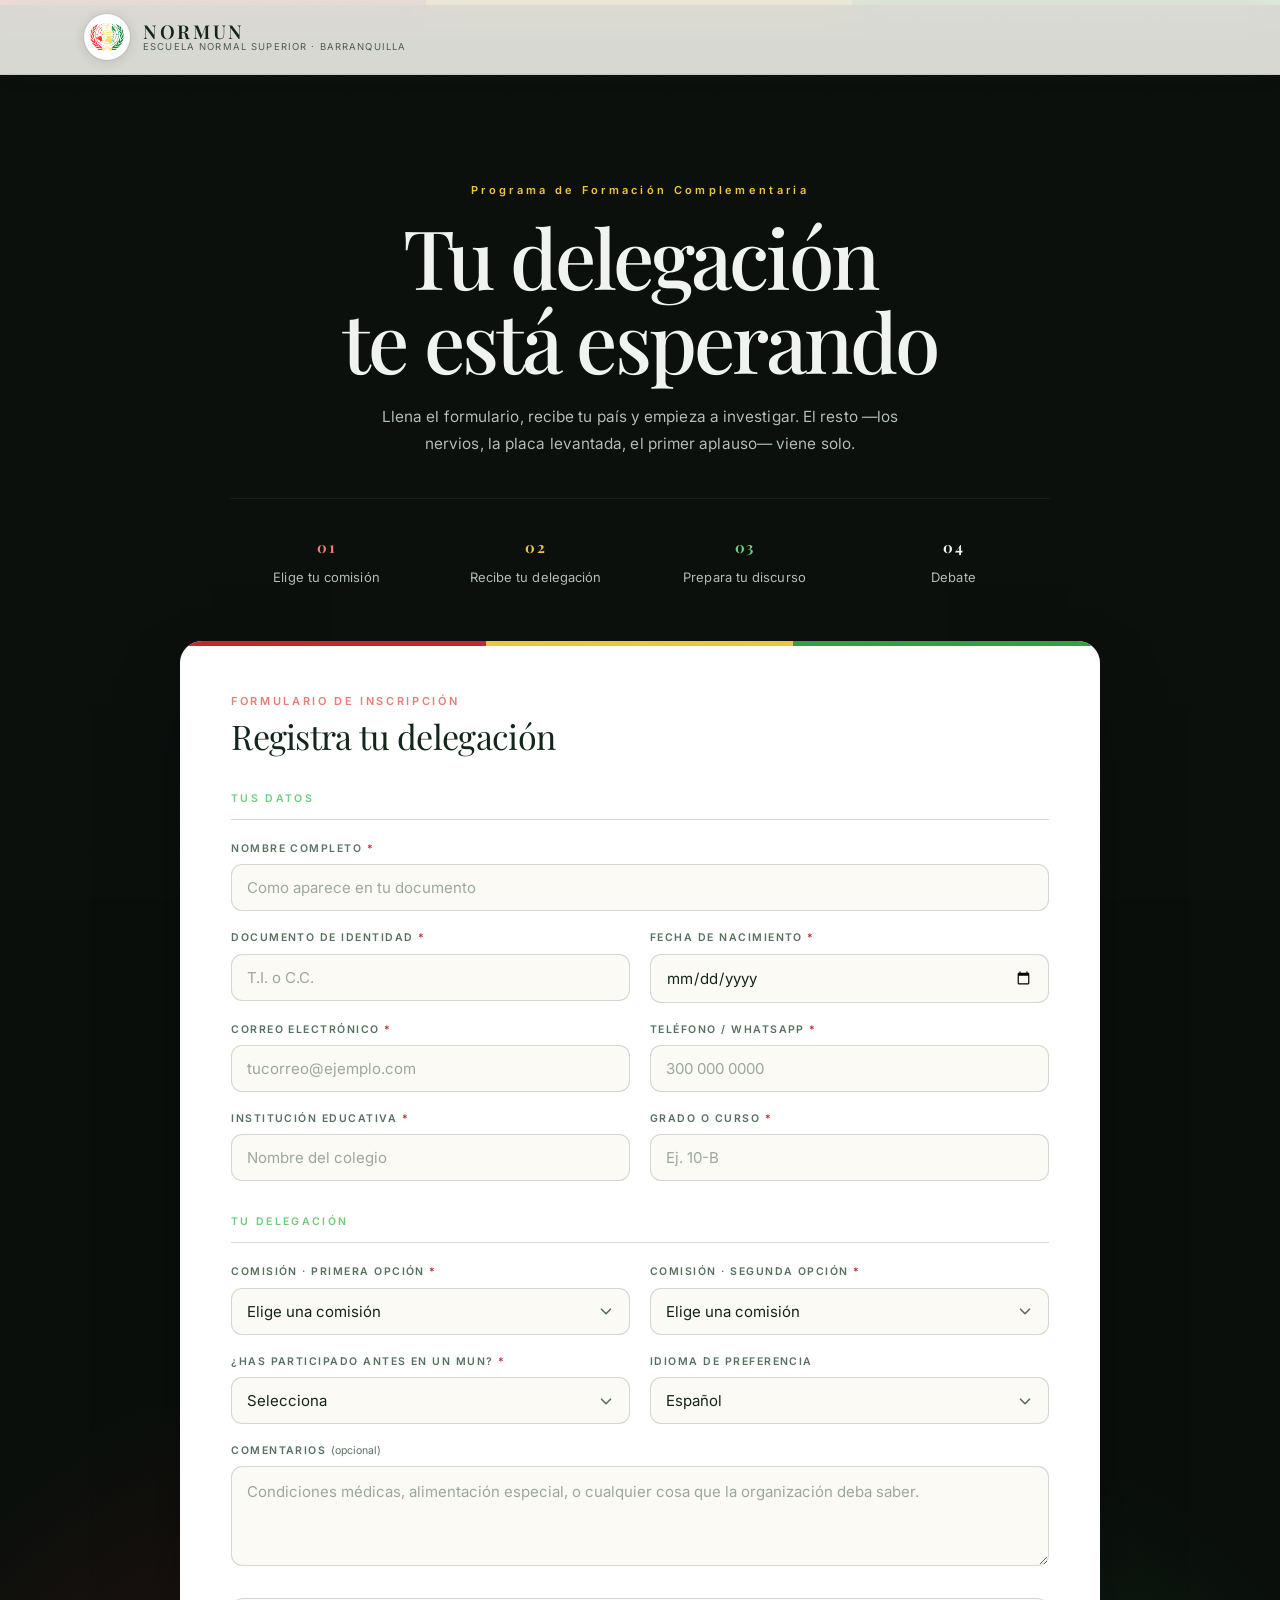
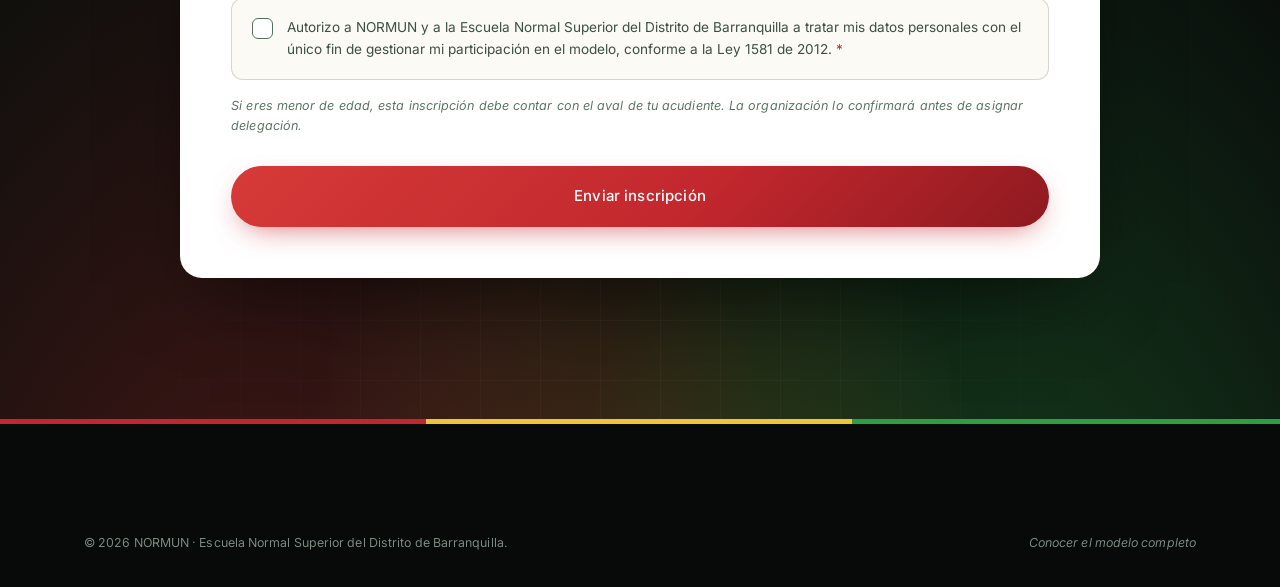
<file: pfc/index.html>
<!DOCTYPE html>
<html lang="es">
<head>
<meta charset="UTF-8">
<meta name="viewport" content="width=device-width, initial-scale=1, viewport-fit=cover">
<meta name="theme-color" content="#0A0F0C">
<title>Inscripción PFC · NORMUN</title>
<meta name="description" content="Formulario de inscripción al Modelo de Naciones Unidas de la Escuela Normal Superior del Distrito de Barranquilla, para el Programa de Formación Complementaria.">

<!-- Esta página NO se enlaza desde el sitio y NO se indexa en buscadores:
     se reparte únicamente por enlace directo. -->
<meta name="robots" content="noindex, nofollow">

<link rel="icon" href="data:image/svg+xml,%3Csvg xmlns='http://www.w3.org/2000/svg' viewBox='0 0 64 64'%3E%3Crect width='64' height='64' rx='14' fill='%230A0F0C'/%3E%3Cg fill='none' stroke-width='2'%3E%3Ccircle cx='32' cy='32' r='18' stroke='%232E9E42'/%3E%3Ccircle cx='32' cy='32' r='12' stroke='%23F0C33C'/%3E%3Ccircle cx='32' cy='32' r='6' stroke='%23F0C33C'/%3E%3Cpath d='M32 14v36M14 32h36M19.3 19.3 44.7 44.7M44.7 19.3 19.3 44.7' stroke='%23C1272D' stroke-width='1.6'/%3E%3C/g%3E%3C/svg%3E">
<link rel="apple-touch-icon" href="../assets/img/logo-normun.png">

<link rel="preconnect" href="https://fonts.googleapis.com">
<link rel="preconnect" href="https://fonts.gstatic.com" crossorigin>
<link href="https://fonts.googleapis.com/css2?family=Inter:wght@300;400;500;600;700&family=Playfair+Display:ital,wght@0,400;0,500;0,600;0,700;1,400&display=swap" rel="stylesheet">

<link rel="stylesheet" href="../assets/css/styles.css">
</head>
<body>

<div class="grain" aria-hidden="true"></div>

<!-- La cabecera va sin id="nav" a propósito: así main.js no le aplica el
     comportamiento de ocultarse al bajar, y la clase is-stuck fija deja el
     fondo claro y el texto oscuro desde el primer momento. -->
<header class="nav is-stuck">
  <div class="nav__wrap">
    <a href="../" class="brand" aria-label="NORMUN — ir al sitio">
      <span class="brand__logo">
        <img src="../assets/img/logo-normun.png" alt="" loading="eager"
             onerror="this.closest('.brand__logo').classList.add('is-missing')">
        <svg class="brand__mark" viewBox="0 0 48 48" fill="none" aria-hidden="true">
          <circle class="bm-globe" cx="24" cy="24" r="15" stroke-width="1.7"/>
          <circle class="bm-lat" cx="24" cy="24" r="10" stroke-width="1.1"/>
          <circle class="bm-lat" cx="24" cy="24" r="5" stroke-width="1.1"/>
          <path class="bm-mer" d="M24 9v30M9 24h30M13.4 13.4 34.6 34.6M34.6 13.4 13.4 34.6" stroke-width="1.1"/>
        </svg>
      </span>
      <span class="brand__text">
        <b>NORMUN</b>
        <em>Escuela Normal Superior &middot; Barranquilla</em>
      </span>
    </a>
  </div>
</header>

<main>
<section class="section section--cta on-dark pfc-top" id="inscripcion">
  <div class="cta-bg" aria-hidden="true"></div>
  <div class="wrap">

    <div class="cta reveal">
      <span class="sec-num">Programa de Formación Complementaria</span>
      <h2 class="cta__title">Tu delegación<br>te está esperando</h2>
      <p class="cta__lead">Llena el formulario, recibe tu país y empieza a investigar. El resto
      —los nervios, la placa levantada, el primer aplauso— viene solo.</p>

      <ul class="cta__steps">
        <li><b>01</b><span>Elige tu comisión</span></li>
        <li><b>02</b><span>Recibe tu delegación</span></li>
        <li><b>03</b><span>Prepara tu discurso</span></li>
        <li><b>04</b><span>Debate</span></li>
      </ul>
    </div>

    <!-- ⚠️ FORMULARIO DUPLICADO A PROPÓSITO
         Este bloque es una copia exacta del que está en index.html.
         Si se cambia uno, HAY QUE CAMBIAR EL OTRO: comparten el mismo
         main.js y la misma hoja de cálculo, así que los campos deben
         coincidir. -->
    <div class="form-card reveal" id="formCard">
      <form id="inscripcionForm" novalidate autocomplete="on">
        <p class="form-card__kicker">Formulario de inscripción</p>
        <h3 class="form-card__title">Registra tu delegación</h3>

        <fieldset class="form-group">
          <legend>Tus datos</legend>
          <div class="form-grid">
            <div class="field field--wide">
              <label for="f-nombre">Nombre completo <span class="req" aria-hidden="true">*</span></label>
              <input type="text" id="f-nombre" name="nombre" required autocomplete="name"
                     maxlength="80" placeholder="Como aparece en tu documento">
              <span class="field__err"></span>
            </div>

            <div class="field">
              <label for="f-documento">Documento de identidad <span class="req" aria-hidden="true">*</span></label>
              <input type="text" id="f-documento" name="documento" required
                     inputmode="numeric" maxlength="20" placeholder="T.I. o C.C.">
              <span class="field__err"></span>
            </div>

            <div class="field">
              <label for="f-nacimiento">Fecha de nacimiento <span class="req" aria-hidden="true">*</span></label>
              <input type="date" id="f-nacimiento" name="nacimiento" required>
              <span class="field__err"></span>
            </div>

            <div class="field">
              <label for="f-correo">Correo electrónico <span class="req" aria-hidden="true">*</span></label>
              <input type="email" id="f-correo" name="correo" required autocomplete="email"
                     maxlength="120" placeholder="tucorreo@ejemplo.com">
              <span class="field__err"></span>
            </div>

            <div class="field">
              <label for="f-telefono">Teléfono / WhatsApp <span class="req" aria-hidden="true">*</span></label>
              <input type="tel" id="f-telefono" name="telefono" required autocomplete="tel"
                     maxlength="20" placeholder="300 000 0000">
              <span class="field__err"></span>
            </div>

            <div class="field">
              <label for="f-institucion">Institución educativa <span class="req" aria-hidden="true">*</span></label>
              <input type="text" id="f-institucion" name="institucion" required
                     maxlength="90" placeholder="Nombre del colegio">
              <span class="field__err"></span>
            </div>

            <div class="field">
              <label for="f-grado">Grado o curso <span class="req" aria-hidden="true">*</span></label>
              <input type="text" id="f-grado" name="grado" required maxlength="30"
                     placeholder="Ej. 10-B">
              <span class="field__err"></span>
            </div>
          </div>
        </fieldset>

        <fieldset class="form-group">
          <legend>Tu delegación</legend>
          <div class="form-grid">
            <div class="field">
              <label for="f-comision1">Comisión · primera opción <span class="req" aria-hidden="true">*</span></label>
              <select id="f-comision1" name="comision1" required>
                <option value="">Elige una comisión</option>
                <option>Desarme y Seguridad Internacional</option>
                <option>Alto Comisionado de la ONU para los Refugiados</option>
                <option>ONU Mujeres</option>
                <option>UNESCO</option>
                <option>Consejo de Seguridad</option>
                <option>Comisión Colombia</option>
              </select>
              <span class="field__err"></span>
            </div>

            <div class="field">
              <label for="f-comision2">Comisión · segunda opción <span class="req" aria-hidden="true">*</span></label>
              <select id="f-comision2" name="comision2" required>
                <option value="">Elige una comisión</option>
                <option>Desarme y Seguridad Internacional</option>
                <option>Alto Comisionado de la ONU para los Refugiados</option>
                <option>ONU Mujeres</option>
                <option>UNESCO</option>
                <option>Consejo de Seguridad</option>
                <option>Comisión Colombia</option>
              </select>
              <span class="field__err"></span>
            </div>

            <div class="field">
              <label for="f-experiencia">¿Has participado antes en un MUN? <span class="req" aria-hidden="true">*</span></label>
              <select id="f-experiencia" name="experiencia" required>
                <option value="">Selecciona</option>
                <option>No, es mi primera vez</option>
                <option>Sí, una vez</option>
                <option>Sí, dos o más veces</option>
              </select>
              <span class="field__err"></span>
            </div>

            <div class="field">
              <label for="f-idioma">Idioma de preferencia</label>
              <select id="f-idioma" name="idioma">
                <option>Español</option>
                <option>Inglés</option>
              </select>
            </div>

            <div class="field field--wide">
              <label for="f-comentarios">Comentarios <span class="opt">(opcional)</span></label>
              <textarea id="f-comentarios" name="comentarios" rows="3" maxlength="500"
                        placeholder="Condiciones médicas, alimentación especial, o cualquier cosa que la organización deba saber."></textarea>
            </div>
          </div>
        </fieldset>

        <div class="field field--check">
          <label class="check">
            <input type="checkbox" id="f-autorizacion" name="autorizacion" required>
            <span class="check__box" aria-hidden="true"></span>
            <span class="check__txt">Autorizo a NORMUN y a la Escuela Normal Superior del Distrito
            de Barranquilla a tratar mis datos personales con el único fin de gestionar mi
            participación en el modelo, conforme a la Ley 1581 de 2012.
            <span class="req" aria-hidden="true">*</span></span>
          </label>
          <span class="field__err"></span>
        </div>

        <p class="form-card__minor">Si eres menor de edad, esta inscripción debe contar con el
        aval de tu acudiente. La organización lo confirmará antes de asignar delegación.</p>

        <div class="hp" aria-hidden="true">
          <label for="f-web">No llenar este campo</label>
          <input type="text" id="f-web" name="website" tabindex="-1" autocomplete="off">
        </div>

        <button type="submit" class="btn btn--red btn--lg form-card__submit" id="formSubmit">
          <span class="form-card__submit-txt">Enviar inscripción</span>
          <svg class="form-card__spin" viewBox="0 0 24 24" aria-hidden="true">
            <circle cx="12" cy="12" r="9" fill="none" stroke="currentColor" stroke-width="2.5"
                    stroke-linecap="round" stroke-dasharray="42 14"/>
          </svg>
        </button>

        <p class="form-card__err" id="formError" role="alert"></p>
      </form>

      <div class="form-done" id="formDone" hidden>
        <div class="form-done__mark" aria-hidden="true">
          <svg viewBox="0 0 48 48" fill="none">
            <circle cx="24" cy="24" r="21" stroke="currentColor" stroke-width="2"/>
            <path d="M15 24.5l6.5 6.5L34 18" stroke="currentColor" stroke-width="2.6"
                  stroke-linecap="round" stroke-linejoin="round"/>
          </svg>
        </div>
        <h3>Inscripción recibida</h3>
        <p>Gracias, <b id="doneName">delegado</b>. Tu registro quedó guardado.</p>
        <p class="form-done__next">La organización revisará tu solicitud y te escribirá al correo
        que registraste con la delegación asignada y las próximas fechas.</p>
        <button type="button" class="btn btn--ghost" id="formAgain">Inscribir a otra persona</button>
      </div>
    </div>

  </div>
</section>
</main>

<footer class="foot on-dark">
  <div class="wrap">
    <div class="foot__bottom">
      <p>© <span id="year">2026</span> NORMUN · Escuela Normal Superior del Distrito de Barranquilla.</p>
      <p class="foot__mini"><a href="../">Conocer el modelo completo</a></p>
    </div>
  </div>
</footer>

<div class="toast" id="toast" role="status" aria-live="polite"></div>

<script src="../assets/js/main.js"></script>
</body>
</html>
</file>
<file: assets/css/styles.css>
/* =============================================================
   NORMUN — Modelo de Naciones Unidas
   Escuela Normal Superior del Distrito de Barranquilla
   Hoja de estilos principal

   ARQUITECTURA DE COLOR
   ---------------------
   La página es CLARA por defecto, igual que el fondo del logo.
   Rojo, amarillo y verde se leen encima tal como en el emblema.

   Las zonas oscuras (hero, inscripción y pie de página) llevan la
   clase .on-dark, que sólo redefine los tokens de superficie y
   texto. Todos los componentes se adaptan solos.

   Cada sección tiene su color de acento y van rotando:
     01 El Modelo ......... VERDE
     02 Comisiones ........ AMARILLO
     03 Roles ............. ROJO
     04 Procedimiento ..... VERDE
     05 Documentos ........ BLANCO puro, enmarcado en tricolor
     06 Equipo ............ AMARILLO
     07 Video ............. ROJO
     08 Inscripción ....... TRICOLOR sobre oscuro

   OJO CON EL AMARILLO: sobre fondo claro no tiene contraste
   suficiente para texto. Por eso existe --yellow-ink, que es la
   versión legible. Como relleno, borde o barra sí va el amarillo
   puro. Lo mismo aplica a --green-ink y --red-ink.
   ============================================================= */

/* ---------- 1. TOKENS ---------- */
:root{
  /* Los tres colores del logo de NORMUN
     (rama izquierda roja, rama derecha verde, base amarilla) */
  --green:      #2E9E42;
  --green-soft: #6BCC79;
  --green-deep: #1B7030;
  --yellow:     #F0C33C;
  --yellow-soft:#F8D96E;
  --yellow-deep:#C39516;
  --red:        #C1272D;
  --red-soft:   #E87A72;
  --red-deep:   #8E1A20;

  /* Versiones legibles como TEXTO sobre fondo claro */
  --green-ink:  #1B7030;
  --yellow-ink: #8A6710;
  --red-ink:    #A81F26;

  /* Superficies claras */
  --bg:      #FBFAF4;
  --bg-2:    #F4F2E8;
  --bg-3:    #EDEADC;
  --surface: #FFFFFF;

  /* Superficie oscura (bloques de puntuación e Inscripción) */
  --ink:     #0A0F0C;

  /* Texto y líneas (valores del modo claro) */
  --fg:        #12251A;
  --fg-2:      #40564A;
  --fg-3:      #5E7266;
  --line:      rgba(20,40,26,.15);
  --line-soft: rgba(20,40,26,.08);

  /* Sombras: en un diseño claro hacen el trabajo que hacía el brillo */
  --sh-sm: 0 1px 2px rgba(20,40,26,.05), 0 2px 8px rgba(20,40,26,.05);
  --sh-md: 0 2px 4px rgba(20,40,26,.05), 0 10px 26px -10px rgba(20,40,26,.16);
  --sh-lg: 0 4px 10px rgba(20,40,26,.06), 0 26px 52px -18px rgba(20,40,26,.22);

  /* Tipografía */
  --serif: "Playfair Display", "Times New Roman", Georgia, serif;
  --sans:  "Inter", -apple-system, BlinkMacSystemFont, "Segoe UI", Roboto, sans-serif;

  /* Métrica */
  --maxw: 1240px;
  --pad:  clamp(20px, 5vw, 64px);
  --rad:  18px;

  /* Curvas */
  --ease:  cubic-bezier(.22,.61,.36,1);
  --ease2: cubic-bezier(.65,0,.35,1);

  /* Degradado tricolor: el orden del logo, de izquierda a derecha.
     Rojo (rama izquierda) → amarillo (base) → verde (rama derecha) */
  --tricolor: linear-gradient(90deg,
      var(--red) 0%, var(--red) 33.3%,
      var(--yellow) 33.3%, var(--yellow) 66.6%,
      var(--green) 66.6%, var(--green) 100%);
}

/* Zonas oscuras: sólo se redefinen superficie, texto y las
   variantes legibles de los tres colores */
.on-dark{
  --fg:        #F0F3F0;
  --fg-2:      #B4C0B7;
  --fg-3:      #7E8D83;
  --line:      rgba(255,255,255,.11);
  --line-soft: rgba(255,255,255,.06);
  --surface:   rgba(255,255,255,.03);
  --green-ink: var(--green-soft);
  --yellow-ink:var(--yellow);
  --red-ink:   var(--red-soft);
  --sh-sm: 0 2px 10px rgba(0,0,0,.3);
  --sh-md: 0 10px 30px -12px rgba(0,0,0,.55);
  --sh-lg: 0 26px 60px -22px rgba(0,0,0,.7);
  color:var(--fg);
}

/* ---------- 2. RESET ---------- */
*,*::before,*::after{ box-sizing:border-box; }
html{ scroll-behavior:smooth; -webkit-text-size-adjust:100%; }
body{
  margin:0;
  background:var(--bg);
  color:var(--fg);
  font-family:var(--sans);
  font-size:clamp(15px,.42vw + 14px,17px);
  line-height:1.65;
  font-weight:380;
  letter-spacing:.005em;
  overflow-x:hidden;
  -webkit-font-smoothing:antialiased;
  -moz-osx-font-smoothing:grayscale;
}
body.is-locked{ overflow:hidden; }
img,svg,canvas{ display:block; max-width:100%; }
h1,h2,h3,h4{ margin:0; font-weight:400; line-height:1.1; letter-spacing:-.02em; }
p{ margin:0; }
ul,ol{ margin:0; padding:0; list-style:none; }
a{ color:inherit; text-decoration:none; }
button{ font:inherit; color:inherit; background:none; border:0; cursor:pointer; }
::selection{ background:var(--yellow); color:#12251A; }

.wrap{ width:100%; max-width:var(--maxw); margin-inline:auto; padding-inline:var(--pad); }

.skip{
  position:fixed; top:-100px; left:16px; z-index:999;
  background:var(--red); color:#fff; padding:12px 20px; border-radius:8px;
  font-weight:600; transition:top .25s var(--ease);
}
.skip:focus{ top:16px; }

:focus-visible{ outline:2px solid var(--red); outline-offset:3px; border-radius:4px; }

/* ---------- 3. CAPAS AMBIENTALES ---------- */
/* grano finísimo: sobre claro da textura de papel, sobre oscuro da cine */
.grain{
  position:fixed; inset:0; z-index:60; pointer-events:none; opacity:.22;
  mix-blend-mode:overlay;
  background-image:url("data:image/svg+xml,%3Csvg xmlns='http://www.w3.org/2000/svg' width='160' height='160'%3E%3Cfilter id='n'%3E%3CfeTurbulence type='fractalNoise' baseFrequency='.85' numOctaves='3'/%3E%3C/filter%3E%3Crect width='160' height='160' filter='url(%23n)' opacity='.5'/%3E%3C/svg%3E");
}
.scrollbar{
  position:fixed; top:0; left:0; right:0; height:3px; z-index:120;
  background:rgba(20,40,26,.08);
}
.scrollbar i{
  display:block; height:100%; width:0%;
  background:linear-gradient(90deg,var(--red),var(--yellow) 52%,var(--green));
}

/* ---------- 4. PRELOADER ---------- */
/* el preloader también es claro: así no hay destello oscuro antes de entrar */
.loader{
  position:fixed; inset:0; z-index:200;
  display:grid; place-items:center;
  background:
    radial-gradient(60% 60% at 50% 40%, rgba(240,195,60,.10), transparent 70%),
    #FDFCF7;
  transition:opacity .7s var(--ease), visibility .7s;
}
.loader.is-done{ opacity:0; visibility:hidden; }
.loader__inner{ display:grid; justify-items:center; gap:30px; }

/* el logo real, rodeado por un anillo tricolor que gira */
.loader__logo{
  position:relative; width:118px; height:118px;
  display:grid; place-items:center;
}
.loader__logo::after{
  content:""; position:absolute; inset:-15px; border-radius:50%;
  background:conic-gradient(var(--red), var(--yellow), var(--green), var(--red));
  -webkit-mask:radial-gradient(farthest-side, transparent calc(100% - 3px), #000 calc(100% - 3px));
  mask:radial-gradient(farthest-side, transparent calc(100% - 3px), #000 calc(100% - 3px));
  animation:spin 2.6s linear infinite;
}
@keyframes spin{ to{ transform:rotate(360deg); } }
.loader__logo img{
  width:100%; height:100%; object-fit:contain;
  opacity:0; animation:logoIn .9s var(--ease) .1s forwards;
}
@keyframes logoIn{ from{ opacity:0; transform:scale(.86); } to{ opacity:1; transform:none; } }

/* el emblema dibujado sólo aparece si falta el archivo del logo */
.loader__emblem{ display:none; width:104px; height:104px; }
.loader__logo.is-missing img{ display:none; }
.loader__logo.is-missing .loader__emblem{ display:block; }
/* globo en amarillo, ramas en rojo (izquierda) y verde (derecha) */
.lo-globe{ stroke:var(--yellow-deep); fill:none; stroke-width:1.3; }
.lo-branch--l{ stroke:var(--red); }
.lo-branch--r{ stroke:var(--green); }
.lo-branch > path{ fill:none; stroke-width:1.8; stroke-linecap:round; }

.lo-globe circle,
.lo-globe path,
.lo-branch > path{
  stroke-dasharray:340; stroke-dashoffset:340;
  animation:draw 1.5s var(--ease) forwards;
}
.lo-branch > path{ animation-delay:.2s; }
@keyframes draw{ to{ stroke-dashoffset:0; } }

.lo-leaf{ stroke:none; opacity:0; animation:leafIn .5s var(--ease) forwards; }
.lo-branch--l .lo-leaf{ fill:var(--red); }
.lo-branch--r .lo-leaf{ fill:var(--green); }
.lo-leaf:nth-of-type(1){ animation-delay:.80s; }
.lo-leaf:nth-of-type(2){ animation-delay:.93s; }
.lo-leaf:nth-of-type(3){ animation-delay:1.06s; }
.lo-leaf:nth-of-type(4){ animation-delay:1.19s; }
@keyframes leafIn{ to{ opacity:1; } }

.loader__word{
  display:flex; gap:.42em; font-family:var(--serif); font-size:26px;
  letter-spacing:.34em; color:var(--fg);
}
.loader__word span{ opacity:0; transform:translateY(14px); animation:lw .6s var(--ease) forwards; }
.loader__word span:nth-child(1){ animation-delay:.35s }
.loader__word span:nth-child(2){ animation-delay:.44s }
.loader__word span:nth-child(3){ animation-delay:.53s }
.loader__word span:nth-child(4){ animation-delay:.62s }
.loader__word span:nth-child(5){ animation-delay:.71s }
.loader__word span:nth-child(6){ animation-delay:.80s }
@keyframes lw{ to{ opacity:1; transform:none; } }

.loader__bar{ width:180px; height:3px; background:rgba(20,40,26,.10); overflow:hidden; border-radius:2px; }
.loader__bar i{
  display:block; height:100%; width:0;
  background:linear-gradient(90deg,var(--red),var(--yellow) 52%,var(--green));
  animation:lbar 1.5s var(--ease) forwards;
}
@keyframes lbar{ to{ width:100%; } }

/* ---------- 5. NAV ---------- */
/* la página es clara de principio a fin, así que el menú va siempre
   con texto oscuro; sólo gana fondo y sombra al desplazarse */
.nav{
  position:fixed; top:0; left:0; right:0; z-index:100;
  --nav-fg:#12251A; --nav-fg-2:rgba(18,37,26,.72);
  transition:background .4s var(--ease), border-color .4s var(--ease),
             transform .5s var(--ease), box-shadow .4s;
  border-bottom:1px solid transparent;
}
.nav.is-stuck{
  background:rgba(251,250,244,.86);
  backdrop-filter:blur(18px) saturate(150%);
  -webkit-backdrop-filter:blur(18px) saturate(150%);
  border-bottom-color:rgba(20,40,26,.10);
  box-shadow:0 6px 24px -14px rgba(20,40,26,.35);
}
.nav.is-hidden{ transform:translateY(-110%); }

.nav__wrap{
  max-width:var(--maxw); margin-inline:auto; padding:14px var(--pad);
  display:flex; align-items:center; justify-content:space-between; gap:24px;
}
.brand{ display:flex; align-items:center; gap:13px; color:var(--nav-fg); }

/* El logo siempre va sobre un disco blanco: es su contexto natural
   y funciona igual con PNG opaco o transparente, en claro o en oscuro */
.brand__logo{
  width:46px; height:46px; flex:none; border-radius:50%;
  background:#fff; display:grid; place-items:center; padding:4px;
  box-shadow:0 2px 12px rgba(20,40,26,.14), 0 0 0 1px rgba(20,40,26,.06);
  transition:transform .7s var(--ease), box-shadow .4s;
}
.brand:hover .brand__logo{ transform:rotate(-8deg) scale(1.05); box-shadow:0 6px 20px rgba(20,40,26,.28); }
.brand__logo img{ width:100%; height:100%; object-fit:contain; }
/* el emblema dibujado sólo aparece si todavía no está el archivo del logo */
.brand__logo .brand__mark{ display:none; width:100%; height:100%; }
.brand__logo.is-missing img{ display:none; }
.brand__logo.is-missing .brand__mark{ display:block; }
.brand__mark circle,.brand__mark path{ fill:none; }
.bm-globe{ stroke:var(--green); }
.bm-lat{ stroke:var(--yellow-deep); }
.bm-mer{ stroke:var(--red); }

.brand__text{ display:grid; line-height:1.15; }
.brand__text b{ font-family:var(--serif); font-size:19px; letter-spacing:.14em; font-weight:600; }
.brand__text em{ font-style:normal; font-size:9.5px; letter-spacing:.12em; text-transform:uppercase;
  color:var(--nav-fg-2); white-space:nowrap; }

.nav__links{ display:flex; align-items:center; gap:2px; }
.nav__links a{
  position:relative; padding:9px 12px; font-size:13.2px; color:var(--nav-fg-2);
  letter-spacing:.01em; border-radius:8px; white-space:nowrap; transition:color .3s;
}
.nav__links a::after{
  content:""; position:absolute; left:12px; right:12px; bottom:4px; height:2px;
  background:var(--yellow); transform:scaleX(0); transform-origin:left;
  transition:transform .4s var(--ease);
}
.nav__links a:hover{ color:var(--nav-fg); }
.nav__links a:hover::after{ transform:scaleX(1); }
.nav__links a.is-current{ color:var(--nav-fg); }
.nav__links a.is-current::after{ transform:scaleX(1); background:var(--green); }

/* el botón de conversión, en rojo */
.nav__cta{
  margin-left:8px; padding:10px 21px !important; color:#fff !important;
  background:linear-gradient(135deg,#D63A38,var(--red) 60%,var(--red-deep));
  border-radius:999px; font-weight:600; font-size:13px !important;
  box-shadow:0 6px 20px -8px rgba(193,39,45,.75);
  transition:transform .3s var(--ease), box-shadow .3s;
}
.nav__cta::after{ display:none; }
.nav__cta:hover{ transform:translateY(-2px); box-shadow:0 12px 28px -10px rgba(193,39,45,.95); }

.burger{ display:none; width:42px; height:42px; position:relative; border-radius:10px; }
.burger span{
  position:absolute; left:11px; width:20px; height:2px; background:var(--nav-fg);
  transition:transform .4s var(--ease), opacity .3s, background .4s;
}
.burger span:nth-child(1){ top:18px; }
.burger span:nth-child(2){ top:24px; }
.burger[aria-expanded="true"] span:nth-child(1){ transform:translateY(3px) rotate(45deg); }
.burger[aria-expanded="true"] span:nth-child(2){ transform:translateY(-3px) rotate(-45deg); }

/* ---------- 6. HERO (claro) ----------
   El inicio es claro igual que el resto de la página: así no hay
   salto brusco al empezar a desplazarse. Los tres colores entran
   como lavados suavísimos de fondo. */
.hero{
  position:relative; min-height:100svh;
  display:flex; align-items:center;
  padding:140px 0 90px;
  overflow:hidden;
  background:
    radial-gradient(95% 78% at 78% 14%, rgba(46,158,66,.15), transparent 60%),
    radial-gradient(74% 64% at 3% 97%, rgba(193,39,45,.12), transparent 62%),
    radial-gradient(62% 52% at 36% 0%, rgba(240,195,60,.17), transparent 62%),
    linear-gradient(180deg,#FFFFFF 0%, #FDFCF7 56%, var(--bg) 100%);
}
.hero__canvas{ position:absolute; inset:0; width:100%; height:100%; z-index:0; }
.hero__veil{
  position:absolute; inset:0; z-index:1; pointer-events:none;
  background:
    linear-gradient(90deg, #FDFCF7 0%, rgba(253,252,247,.78) 30%, rgba(253,252,247,0) 60%),
    linear-gradient(180deg, rgba(253,252,247,.8), transparent 26%, transparent 78%, var(--bg));
}
.hero__glow{
  position:absolute; z-index:0; right:-8%; top:14%;
  width:min(680px,62vw); aspect-ratio:1; border-radius:50%;
  background:radial-gradient(circle, rgba(46,158,66,.14), transparent 62%);
  filter:blur(30px); animation:breathe 9s ease-in-out infinite;
}
@keyframes breathe{ 50%{ transform:scale(1.12); opacity:.7; } }

.hero__content{
  position:relative; z-index:3;
  width:100%; max-width:var(--maxw); margin-inline:auto; padding-inline:var(--pad);
}
.hero__eyebrow{
  display:inline-flex; align-items:center; gap:10px;
  font-size:11.5px; letter-spacing:.24em; text-transform:uppercase;
  color:var(--green-ink); font-weight:600;
  padding:8px 18px 8px 14px; border:1px solid var(--line); border-radius:999px;
  background:var(--surface); box-shadow:var(--sh-sm); margin-bottom:30px;
}
.hero__eyebrow .dot{
  width:6px; height:6px; border-radius:50%; background:var(--red);
  box-shadow:0 0 0 0 rgba(193,39,45,.55); animation:pulse 2.4s infinite;
}
@keyframes pulse{ 70%{ box-shadow:0 0 0 9px rgba(193,39,45,0);} 100%{ box-shadow:0 0 0 0 rgba(193,39,45,0);} }

.hero__title{ margin:0 0 26px; }
.hero__title .line{ display:block; overflow:hidden; }
.hero__title .up{
  display:inline-block;
  transform:translateY(105%); opacity:0;
  animation:up 1s var(--ease) forwards; animation-delay:var(--d,0s);
}
@keyframes up{ to{ transform:none; opacity:1; } }

.hero__title .line:first-child{
  font-family:var(--serif); font-weight:600;
  font-size:clamp(58px,11.5vw,158px); line-height:.92; letter-spacing:-.045em;
}
/* "NORMUN" repite el logotipo del emblema: la palabra va en rojo */
.hero__title .up--ink{ color:var(--fg); }
.hero__title .up--red{
  background:linear-gradient(135deg,#D63A38 6%,var(--red) 48%,var(--red-deep) 100%);
  -webkit-background-clip:text; background-clip:text; color:transparent;
}
.hero__sub{
  font-family:var(--serif); font-weight:400;
  font-size:clamp(21px,3.4vw,44px); line-height:1.18; letter-spacing:-.02em;
}
.hero__sub:nth-of-type(1){ margin-top:14px; }
.up--italic{ font-style:italic; color:var(--green-ink); }

.hero__lead{
  max-width:52ch; color:var(--fg-2); font-size:clamp(15px,1.1vw,17.5px);
  line-height:1.72; margin-bottom:38px;
}
.hero__lead strong{ color:var(--fg); font-weight:500; }

.hero__actions{ display:flex; flex-wrap:wrap; gap:14px; margin-bottom:60px; }

.btn{
  position:relative; display:inline-flex; align-items:center; gap:10px;
  padding:15px 30px; border-radius:999px; font-size:14px; font-weight:500;
  letter-spacing:.01em; overflow:hidden;
  transition:transform .35s var(--ease), box-shadow .35s var(--ease), border-color .35s, background .35s;
}
.btn svg{ width:18px; height:18px; transition:transform .35s var(--ease); }
.btn:hover svg{ transform:translateX(4px); }
.btn--gold::before,.btn--red::before{
  content:""; position:absolute; inset:0; transform:translateX(-110%);
  background:linear-gradient(90deg,transparent,rgba(255,255,255,.45),transparent);
  transition:transform .7s var(--ease);
}
.btn--gold:hover::before,.btn--red:hover::before{ transform:translateX(110%); }

.btn--gold{
  color:#12251A; background:linear-gradient(135deg,var(--yellow-soft),var(--yellow) 58%,var(--yellow-deep));
  box-shadow:0 10px 30px -12px rgba(240,195,60,.85);
}
.btn--gold:hover{ transform:translateY(-3px); box-shadow:0 18px 40px -14px rgba(240,195,60,1); }

.btn--red{
  color:#fff; background:linear-gradient(135deg,#D63A38,var(--red) 58%,var(--red-deep));
  box-shadow:0 10px 30px -12px rgba(193,39,45,.75);
}
.btn--red:hover{ transform:translateY(-3px); box-shadow:0 18px 40px -14px rgba(193,39,45,.95); }

.btn--ghost{
  color:var(--fg); border:1.5px solid var(--line);
  background:var(--surface);
}
.on-dark .btn--ghost{ border-color:rgba(255,255,255,.22); backdrop-filter:blur(8px); }
.btn--ghost:hover{ border-color:var(--green); transform:translateY(-3px); background:rgba(46,158,66,.10); }
.btn--lg{ padding:18px 38px; font-size:15px; }

.hero__facts{
  display:flex; flex-wrap:wrap; gap:clamp(26px,5vw,64px);
  padding-top:30px; border-top:1px solid var(--line-soft);
}
.hero__facts li{ display:grid; gap:2px; }
.hero__facts b{
  font-family:var(--serif); font-size:clamp(30px,3.6vw,46px); font-weight:500; line-height:1;
}
.hero__facts li:nth-child(1) b{ color:var(--green-ink); }
.hero__facts li:nth-child(2) b{ color:var(--red-ink); }
.hero__facts li:nth-child(3) b{ color:var(--yellow-ink); }
.hero__facts li:nth-child(4) b{ color:var(--fg); }
.hero__facts span{ font-size:11px; letter-spacing:.19em; text-transform:uppercase; color:var(--fg-3); }

.hero__scroll{
  position:absolute; bottom:28px; left:50%; transform:translateX(-50%); z-index:3;
  display:grid; justify-items:center; gap:10px;
  font-size:10px; letter-spacing:.26em; text-transform:uppercase; color:var(--fg-3);
}
.hero__scroll-line{ width:1.5px; height:46px; background:rgba(20,40,26,.14); position:relative; overflow:hidden; }
.hero__scroll-line i{
  position:absolute; inset:0; background:linear-gradient(180deg,var(--red),transparent);
  animation:sdown 2s ease-in-out infinite;
}
@keyframes sdown{ 0%{ transform:translateY(-100%);} 60%,100%{ transform:translateY(100%);} }

/* ---------- 7. TICKER (transición del hero oscuro al cuerpo claro) ---------- */
.ticker{
  position:relative; background:var(--bg-3);
  overflow:hidden; padding:17px 0;
}
.ticker::before,.ticker::after{
  content:""; position:absolute; left:0; right:0; height:3px; background:var(--tricolor);
}
.ticker::before{ top:0; }
.ticker::after{ bottom:0; }
.ticker__track{
  display:flex; align-items:center; gap:34px; width:max-content;
  animation:marq 42s linear infinite;
}
.ticker:hover .ticker__track{ animation-play-state:paused; }
.ticker__track span{
  font-family:var(--serif); font-size:clamp(15px,1.6vw,21px); color:var(--fg-2);
  letter-spacing:.02em; white-space:nowrap;
}
.ticker__track i{ font-size:8px; font-style:normal; }
.ticker__track i:nth-of-type(3n+1){ color:var(--red); }
.ticker__track i:nth-of-type(3n+2){ color:var(--yellow-deep); }
.ticker__track i:nth-of-type(3n+3){ color:var(--green); }
@keyframes marq{ to{ transform:translateX(-50%); } }

/* =============================================================
   8. SECCIONES · BASE + ROTACIÓN DE ACENTOS
   ============================================================= */
.section{
  position:relative; padding:clamp(84px,11vw,150px) 0; z-index:2;
  --acc:var(--green); --acc-ink:var(--green-ink);
  --acc-fill:var(--green-deep); --acc-on:#FFFFFF;
}
.section--modelo,
.section--proc{
  --acc:var(--green); --acc-ink:var(--green-ink);
  --acc-fill:var(--green-deep); --acc-on:#FFFFFF;
}
.section--comisiones,
.section--team{
  --acc:var(--yellow); --acc-ink:var(--yellow-ink);
  --acc-fill:var(--yellow); --acc-on:#12251A;
}
.section--roles{
  --acc:var(--red); --acc-ink:var(--red-ink);
  --acc-fill:var(--red); --acc-on:#FFFFFF;
}
.section--cta{
  --acc:var(--yellow); --acc-ink:var(--yellow);
  --acc-fill:var(--red); --acc-on:#FFFFFF;
}

.sec-head{ max-width:70ch; margin-bottom:clamp(46px,6vw,74px); }
.sec-head--split{
  max-width:none; display:grid; gap:clamp(20px,4vw,60px);
  grid-template-columns:minmax(0,1fr) minmax(0,1fr); align-items:end;
}
.sec-num{
  display:inline-block; font-size:11px; letter-spacing:.3em; color:var(--acc-ink);
  margin-bottom:16px; position:relative; padding-left:34px; font-weight:600;
}
.sec-num::before{
  content:""; position:absolute; left:0; top:50%; width:24px; height:3px; background:var(--acc);
}
.sec-title{
  font-family:var(--serif); font-weight:500;
  font-size:clamp(30px,4.6vw,60px); line-height:1.06; letter-spacing:-.03em;
}
.sec-desc{ margin-top:20px; color:var(--fg-2); max-width:62ch; line-height:1.75; }

/* revelado al hacer scroll */
.reveal{ opacity:0; transform:translateY(34px); }
.reveal.is-in{
  opacity:1; transform:none;
  transition:opacity .9s var(--ease) var(--rd,0ms), transform .9s var(--ease) var(--rd,0ms);
}

/* ---------- 9. EL MODELO (verde) ---------- */
.section--modelo{ background:var(--bg); }
.pillars{ display:grid; gap:20px; grid-template-columns:repeat(3,minmax(0,1fr)); }
.pillar{
  position:relative; padding:38px 32px 34px; border-radius:var(--rad);
  border:1px solid var(--line); border-top:4px solid var(--p);
  background:var(--surface); box-shadow:var(--sh-sm);
  overflow:hidden;
  transition:transform .5s var(--ease), box-shadow .5s var(--ease);
}
.pillar:nth-child(1){ --p:var(--green); --pi:var(--green-ink); }
.pillar:nth-child(2){ --p:var(--yellow); --pi:var(--yellow-ink); }
.pillar:nth-child(3){ --p:var(--red); --pi:var(--red-ink); }
.pillar::after{
  content:""; position:absolute; inset:0; opacity:0; pointer-events:none;
  background:radial-gradient(340px circle at 50% 0%, color-mix(in srgb, var(--p) 14%, transparent), transparent 70%);
  transition:opacity .5s;
}
.pillar:hover{ transform:translateY(-8px); box-shadow:var(--sh-lg); }
.pillar:hover::after{ opacity:1; }
.pillar__icon{
  position:relative; z-index:1;
  width:56px; height:56px; display:grid; place-items:center; border-radius:14px;
  border:1.5px solid color-mix(in srgb, var(--p) 40%, transparent);
  background:color-mix(in srgb, var(--p) 12%, transparent);
  color:var(--pi); margin-bottom:26px;
}
.pillar__icon svg{ width:30px; height:30px; }
.pillar h3{ position:relative; z-index:1; font-family:var(--serif); font-size:23px; line-height:1.26; margin-bottom:14px; }
.pillar p{ position:relative; z-index:1; color:var(--fg-2); font-size:14.8px; line-height:1.72; }
.pillar__idx{
  position:absolute; top:26px; right:28px; font-family:var(--serif); font-size:46px;
  color:color-mix(in srgb, var(--p) 26%, transparent); letter-spacing:0;
}

/* bloque oscuro de puntuación dentro de la sección clara */
.quote{
  margin:clamp(56px,7vw,90px) 0 0; padding:clamp(38px,5vw,64px) clamp(28px,5vw,70px);
  border-radius:22px;
  background:
    radial-gradient(80% 120% at 12% 0%, rgba(193,39,45,.24), transparent 60%),
    radial-gradient(80% 120% at 88% 100%, rgba(46,158,66,.24), transparent 60%),
    linear-gradient(160deg,#122018,#0A0F0C);
  box-shadow:var(--sh-lg);
  text-align:center; position:relative; overflow:hidden;
}
.quote::after{
  content:""; position:absolute; left:0; right:0; bottom:0; height:4px; background:var(--tricolor);
}
.quote::before{
  content:"“"; position:absolute; top:-42px; left:22px;
  font-family:var(--serif); font-size:190px; color:rgba(255,255,255,.07);
}
.quote blockquote{
  margin:0; font-family:var(--serif); font-style:italic; font-weight:400;
  font-size:clamp(23px,3.4vw,44px); line-height:1.24; letter-spacing:-.02em;
}
.quote figcaption{ margin-top:20px; font-size:13.5px; letter-spacing:.05em; color:var(--fg-3); }

/* ---------- 10. COMISIONES (amarillo) ---------- */
.section--comisiones{ background:var(--bg-2); }
.section--comisiones::before{
  content:""; position:absolute; inset:0; pointer-events:none; opacity:.7;
  background-image:
    linear-gradient(rgba(20,40,26,.045) 1px, transparent 1px),
    linear-gradient(90deg, rgba(20,40,26,.045) 1px, transparent 1px);
  background-size:76px 76px;
  mask-image:radial-gradient(80% 60% at 50% 40%, #000, transparent 78%);
  -webkit-mask-image:radial-gradient(80% 60% at 50% 40%, #000, transparent 78%);
}
/* dos columnas: las cuatro tarjetas normales llenan dos filas exactas
   y las dos anchas ocupan una fila completa cada una, sin huecos */
.coms{
  position:relative; display:grid; gap:18px;
  grid-template-columns:repeat(2,minmax(0,1fr));
}
.com{
  position:relative; padding:34px 30px 32px; border-radius:var(--rad);
  border:1px solid var(--line); border-top:4px solid var(--com);
  background:var(--surface); box-shadow:var(--sh-sm);
  overflow:hidden; isolation:isolate; min-height:250px;
  display:flex; flex-direction:column;
  transition:transform .55s var(--ease), box-shadow .5s var(--ease);
}
.com--wide{ grid-column:span 2; min-height:0; }
.com__bg{
  position:absolute; inset:0; z-index:-1; opacity:0;
  background:radial-gradient(560px circle at 100% 0%, color-mix(in srgb, var(--com) 18%, transparent), transparent 68%);
  transition:opacity .6s var(--ease);
}
.com:hover{ transform:translateY(-6px); box-shadow:var(--sh-lg); }
.com:hover .com__bg{ opacity:1; }
.com__top{ display:flex; align-items:flex-start; justify-content:space-between; gap:16px; margin-bottom:22px; }
.com__tag{
  font-size:10.5px; letter-spacing:.2em; text-transform:uppercase; font-weight:600;
  color:var(--com-ink); border:1px solid color-mix(in srgb, var(--com) 45%, transparent);
  padding:6px 12px; border-radius:999px; background:color-mix(in srgb, var(--com) 14%, transparent);
}
.com__tag--hot{ color:#fff; border-color:transparent; background:var(--red); }
.com__icon{ width:44px; height:44px; color:var(--com); flex:none;
  transition:transform .6s var(--ease); }
.com:hover .com__icon{ transform:rotate(-8deg) scale(1.08); }
.com__name{
  font-family:var(--serif); font-size:clamp(20px,1.8vw,26px); line-height:1.2;
  margin-bottom:12px; letter-spacing:-.02em;
}
.com--wide .com__name{ font-size:clamp(24px,2.4vw,34px); }
.com__desc{ color:var(--fg-2); font-size:14.6px; line-height:1.7; margin-bottom:auto; }
.com__meta{ margin-top:20px; padding-top:18px; border-top:1px dashed var(--line); display:grid; gap:9px; }
.com__meta li{
  position:relative; padding-left:20px; font-size:13.2px; color:var(--fg-3); line-height:1.6;
}
.com__meta li::before{
  content:""; position:absolute; left:0; top:9px; width:9px; height:3px; background:var(--com);
}
.com--wide .com__meta{ grid-template-columns:repeat(2,minmax(0,1fr)); gap:9px 34px; }

/* ---------- 11. ROLES (rojo) ---------- */
.section--roles{ background:var(--bg); }
.roles{
  display:grid; gap:clamp(16px,2.4vw,34px);
  grid-template-columns:minmax(0,.9fr) minmax(0,1.35fr);
  align-items:start;
}
.roles__list{ display:grid; gap:8px; }
.role{
  display:grid; grid-template-columns:auto 1fr auto; align-items:center; gap:16px;
  padding:19px 22px; border-radius:14px; border:1px solid var(--line);
  background:var(--surface); text-align:left; box-shadow:var(--sh-sm);
  transition:border-color .4s, background .4s, transform .4s var(--ease), box-shadow .4s;
}
.role:hover{ transform:translateX(5px); box-shadow:var(--sh-md); }
.role__n{ font-size:11px; letter-spacing:.16em; color:var(--fg-3); font-weight:600; }
.role__t{ font-family:var(--serif); font-size:19px; letter-spacing:-.01em; }
.role__arrow{ opacity:0; transform:translateX(-8px); transition:all .4s var(--ease); color:var(--acc-ink); }
.role.is-active{
  border-color:color-mix(in srgb, var(--acc) 45%, transparent);
  border-left:4px solid var(--acc);
  background:linear-gradient(100deg, color-mix(in srgb, var(--acc) 12%, #fff), #fff 72%);
}
.role.is-active .role__n{ color:var(--acc-ink); }
.role.is-active .role__arrow{ opacity:1; transform:none; }

/* el panel de rol va oscuro: destaca sobre el fondo claro */
.roles__panel{
  position:relative; border-radius:var(--rad);
  padding:clamp(30px,3.6vw,48px);
  background:
    radial-gradient(70% 90% at 100% 0%, color-mix(in srgb, var(--acc) 34%, transparent), transparent 62%),
    linear-gradient(160deg,#132019,#0A0F0C);
  box-shadow:var(--sh-lg);
  overflow:hidden; min-height:340px;
  --fg:#F0F3F0; --fg-2:#B4C0B7; --fg-3:#7E8D83;
  color:var(--fg);
}
.roles__panel::after{
  content:""; position:absolute; left:0; top:0; bottom:0; width:4px; background:var(--acc);
}
.rp{ position:relative; animation:fadeUp .55s var(--ease); }
@keyframes fadeUp{ from{ opacity:0; transform:translateY(16px); } }
.rp__icon{
  width:60px; height:60px; border-radius:16px; display:grid; place-items:center;
  border:1.5px solid color-mix(in srgb, var(--acc) 50%, transparent);
  background:color-mix(in srgb, var(--acc) 18%, transparent); color:var(--red-soft);
  margin-bottom:24px;
}
.rp__icon svg{ width:32px; height:32px; }
.rp__kicker{ font-size:11px; letter-spacing:.24em; text-transform:uppercase; color:var(--red-soft); font-weight:600; }
.rp__title{ font-family:var(--serif); font-size:clamp(28px,3.2vw,40px); margin:10px 0 16px; }
.rp__lead{ color:var(--fg-2); line-height:1.75; margin-bottom:26px; max-width:56ch; }
.rp__duties{ display:grid; gap:11px; }
.rp__duties li{
  position:relative; padding-left:28px; font-size:14.6px; color:var(--fg-2); line-height:1.66;
}
.rp__duties li::before{
  content:""; position:absolute; left:0; top:9px; width:14px; height:3px; background:var(--acc);
}

/* ---------- 12. PROCEDIMIENTO (verde) ---------- */
.section--proc{ background:var(--bg-2); }
.tabs__bar{
  display:flex; gap:8px; overflow-x:auto; padding-bottom:14px; margin-bottom:30px;
  border-bottom:1px solid var(--line); scrollbar-width:none;
}
.tabs__bar::-webkit-scrollbar{ display:none; }
.tab{
  flex:none; padding:11px 20px; border-radius:999px; font-size:13.4px; color:var(--fg-2);
  border:1px solid var(--line); background:var(--surface); white-space:nowrap;
  transition:all .35s var(--ease);
}
.tab:hover{ color:var(--fg); border-color:var(--acc); }
.tab.is-active{
  color:var(--acc-on); background:var(--acc-fill);
  border-color:transparent; font-weight:600;
  box-shadow:0 6px 18px -8px color-mix(in srgb, var(--acc) 70%, transparent);
}
.tabp{ display:none; }
.tabp.is-active{ display:block; animation:fadeUp .5s var(--ease); }
.tabp__grid{
  display:grid; gap:clamp(24px,3.4vw,52px);
  grid-template-columns:minmax(0,.72fr) minmax(0,1.4fr);
  align-items:start;
}
.tabp__lead h3{ font-family:var(--serif); font-size:clamp(24px,2.6vw,32px); margin-bottom:14px; }
.tabp__lead p{ color:var(--fg-2); font-size:14.8px; line-height:1.74; }
.tabp__note{ grid-column:1/-1; font-size:12.5px; color:var(--fg-3); font-style:italic; }

.rulelist{ display:grid; gap:8px; }
.rulelist li{
  display:grid; grid-template-columns:auto 1fr; gap:22px; align-items:center;
  padding:22px 26px; border-radius:12px; border:1px solid var(--line);
  border-left:4px solid var(--r);
  background:var(--surface); box-shadow:var(--sh-sm);
  transition:all .4s var(--ease);
}
.rulelist li:nth-child(1){ --r:var(--red);    --ri:var(--red-ink); }
.rulelist li:nth-child(2){ --r:var(--yellow); --ri:var(--yellow-ink); }
.rulelist li:nth-child(3){ --r:var(--green);  --ri:var(--green-ink); }
.rulelist li:nth-child(4){ --r:var(--red);    --ri:var(--red-ink); }
.rulelist li:nth-child(5){ --r:var(--yellow); --ri:var(--yellow-ink); }
.rulelist li:hover{ transform:translateX(6px); box-shadow:var(--sh-md); }
.rulelist span{ font-family:var(--serif); font-size:16px; color:var(--ri); letter-spacing:.06em; }
.rulelist p{ font-size:15.4px; line-height:1.6; }
.rulelist em{ color:var(--fg-3); font-style:normal; font-size:.92em; }

.lang{ display:grid; gap:14px; }
.lang__card{
  padding:24px 28px; border-radius:14px; border:1px solid var(--line);
  border-left:4px solid var(--lc);
  background:var(--surface); box-shadow:var(--sh-sm); display:grid; gap:9px;
  transition:transform .4s var(--ease), box-shadow .4s;
}
.lang__card:hover{ transform:translateY(-4px); box-shadow:var(--sh-md); }
.lang__flag{ font-size:10.5px; letter-spacing:.22em; text-transform:uppercase; color:var(--lci); font-weight:600; }
.lang__card p{ font-size:16px; line-height:1.6; }
.lang__card em{ font-family:var(--serif); font-style:italic; color:var(--green-ink); }
.lang__card--yes{ --lc:var(--green); --lci:var(--green-ink); }
.lang__card--no{ --lc:var(--red); --lci:var(--red-ink); }
.lang__card--no p{ color:var(--fg-2); text-decoration:line-through; text-decoration-color:rgba(193,39,45,.55); }
.lang__card--gold{ --lc:var(--yellow); --lci:var(--yellow-ink); }

.cards3{ display:grid; gap:14px; grid-template-columns:repeat(3,minmax(0,1fr)); }
.c3{
  padding:26px 24px; border-radius:14px; border:1px solid var(--line);
  border-top:4px solid var(--c);
  background:var(--surface); box-shadow:var(--sh-sm);
  position:relative; overflow:hidden;
  transition:transform .45s var(--ease), box-shadow .45s;
}
.c3:nth-child(1){ --c:var(--red);    --ci:var(--red-ink); }
.c3:nth-child(2){ --c:var(--yellow); --ci:var(--yellow-ink); }
.c3:nth-child(3){ --c:var(--green);  --ci:var(--green-ink); }
.c3:hover{ transform:translateY(-6px); box-shadow:var(--sh-lg); }
.c3 h4{ font-family:var(--serif); font-size:19px; margin-bottom:11px; color:var(--ci); }
.c3 p{ font-size:14.2px; color:var(--fg-2); line-height:1.68; }
.c3 em{ color:var(--fg-3); font-style:normal; }

.points{ display:grid; gap:10px; }
.point{
  display:grid; gap:5px; padding:20px 24px; border-radius:12px;
  border:1px solid var(--line); border-left:4px solid var(--pt);
  background:var(--surface); box-shadow:var(--sh-sm);
  transition:transform .4s var(--ease), box-shadow .4s;
}
.point:nth-child(1){ --pt:var(--red); }
.point:nth-child(2){ --pt:var(--yellow); }
.point:nth-child(3){ --pt:var(--green); }
.point:nth-child(4){ --pt:var(--red); }
.point:nth-child(5){ --pt:var(--yellow); }
.point:hover{ transform:translateX(6px); box-shadow:var(--sh-md); }
.point b{ font-weight:600; font-size:15.4px; }
.point span{ font-size:13.6px; color:var(--fg-3); }

.motions{ display:grid; gap:10px; grid-template-columns:repeat(2,minmax(0,1fr)); }
.motion{
  position:relative; padding:22px 24px 20px 58px; border-radius:12px;
  border:1px solid var(--line); border-top:3px solid var(--m);
  background:var(--surface); box-shadow:var(--sh-sm);
  transition:transform .4s var(--ease), box-shadow .4s;
}
.motion:nth-child(3n+1){ --m:var(--red);    --mi:var(--red-ink); }
.motion:nth-child(3n+2){ --m:var(--yellow); --mi:var(--yellow-ink); }
.motion:nth-child(3n+3){ --m:var(--green);  --mi:var(--green-ink); }
.motion:hover{ transform:translateY(-4px); box-shadow:var(--sh-lg); }
.motion__n{
  position:absolute; left:22px; top:23px; font-family:var(--serif); font-size:15px;
  color:var(--mi); letter-spacing:.05em;
}
.motion b{ display:block; font-weight:600; font-size:14.8px; line-height:1.35; margin-bottom:7px; }
.motion p{ font-size:13.4px; color:var(--fg-3); line-height:1.62; }

.assembly{ display:grid; gap:14px; }
.assembly__main,.assembly__vote{
  padding:30px; border-radius:16px; border:1px solid var(--line);
  background:var(--surface); box-shadow:var(--sh-sm);
}
.assembly__main{ border-top:4px solid var(--green); }
.assembly__vote{ border-top:4px solid var(--yellow); }
.assembly h4{ font-family:var(--serif); font-size:22px; margin-bottom:14px; }
.assembly__main p{ color:var(--fg-2); line-height:1.72; }

.ticks{ display:grid; gap:11px; }
.ticks li{ position:relative; padding-left:30px; color:var(--fg-2); font-size:14.8px; line-height:1.68; }
.ticks li::before{
  content:""; position:absolute; left:6px; top:8px; width:9px; height:5px;
  border-left:2px solid var(--green); border-bottom:2px solid var(--green);
  transform:rotate(-45deg);
}
.ticks li strong{ color:var(--fg); font-weight:600; }
.ticks--sm li{ font-size:14.2px; }

.voteviz{ display:grid; gap:12px; margin-top:26px; }
.voteviz__bar{ display:grid; grid-template-columns:1fr auto; align-items:center; gap:14px; }
.voteviz__bar i{ height:9px; border-radius:99px; display:block; transform-origin:left; }
.voteviz__bar em{ font-style:normal; font-size:11.5px; letter-spacing:.15em; text-transform:uppercase; color:var(--fg-3); min-width:92px; }
.voteviz__bar--yes i{ background:linear-gradient(90deg,var(--green-deep),var(--green)); width:62%; }
.voteviz__bar--no  i{ background:linear-gradient(90deg,var(--red-deep),var(--red)); width:26%; }
.voteviz__bar--abs i{ background:linear-gradient(90deg,var(--yellow-deep),var(--yellow)); width:12%; }
.is-in .voteviz__bar i{ animation:grow 1.2s var(--ease) both; }
@keyframes grow{ from{ transform:scaleX(0); } }

.sanctions{ display:grid; gap:12px; }
.sanction{
  display:grid; gap:6px; padding:22px 26px; border-radius:14px;
  border:1px solid var(--line); border-left:5px solid var(--sc);
  background:var(--surface); box-shadow:var(--sh-sm);
  transition:transform .4s var(--ease), box-shadow .4s;
}
.sanction[data-lv="1"]{ --sc:var(--green);  --sci:var(--green-ink); }
.sanction[data-lv="2"]{ --sc:var(--yellow); --sci:var(--yellow-ink); }
.sanction[data-lv="3"]{ --sc:#E2733F;       --sci:#A8481D; }
.sanction[data-lv="4"]{ --sc:var(--red);    --sci:var(--red-ink); }
.sanction:hover{ transform:translateX(6px); box-shadow:var(--sh-md); }
.sanction__lv{ font-size:10.5px; letter-spacing:.22em; text-transform:uppercase; color:var(--sci); font-weight:600; }
.sanction b{ font-weight:600; font-size:16.4px; }
.sanction p{ font-size:13.8px; color:var(--fg-3); }
.sanction--out{ background:#FDF4F3; }

/* =============================================================
   13. DOCUMENTOS — blanco puro, enmarcado en tricolor
   ============================================================= */
.section--light{
  --acc:var(--green); --acc-ink:var(--green-ink);
  --bg-2:#FFFFFF;
  background:#FFFFFF;
}
.section--light::before,
.section--light::after{
  content:""; position:absolute; left:0; right:0; height:5px; background:var(--tricolor);
}
.section--light::before{ top:0; }
.section--light::after{ bottom:0; }

/* tarjeta destacada en verde profundo, para que el papel blanco resalte */
.doc-hero{
  --fg:#F0F3F0; --fg-2:#B4C0B7; --fg-3:#8AA093;
  --line:rgba(255,255,255,.12); --line-soft:rgba(255,255,255,.07);
  color:var(--fg);
  display:grid; gap:clamp(26px,4vw,60px);
  grid-template-columns:minmax(0,.78fr) minmax(0,1.3fr);
  align-items:center;
  padding:clamp(30px,4vw,54px); border-radius:24px;
  border-top:5px solid var(--yellow);
  background:
    radial-gradient(70% 100% at 100% 0%, rgba(46,158,66,.28), transparent 60%),
    linear-gradient(150deg,#15291D,#0A0F0C);
  box-shadow:var(--sh-lg);
  margin-bottom:26px;
}
.doc-hero .ticks li::before{ border-left-color:var(--yellow); border-bottom-color:var(--yellow); }
.doc-hero__paper{ perspective:1200px; }
.paper{
  position:relative; aspect-ratio:1/1.32; border-radius:6px;
  background:linear-gradient(160deg,#FEFDF9,#EDE9DC);
  box-shadow:0 34px 70px -28px rgba(0,0,0,.85), 0 0 0 1px rgba(255,255,255,.14);
  padding:13% 12%;
  transform:rotateY(-13deg) rotateX(5deg) rotate(-2deg);
  transition:transform 1s var(--ease);
  animation:float 7s ease-in-out infinite;
}
.doc-hero:hover .paper{ transform:rotateY(-4deg) rotateX(2deg) rotate(0deg) scale(1.03); }
@keyframes float{ 50%{ translate:0 -12px; } }
.paper__shield{
  width:26%; aspect-ratio:1/1.15; margin:0 auto 9%;
  /* escudo con los tres colores, como en el logo */
  background:linear-gradient(180deg,var(--red) 0 34%, var(--yellow) 34% 67%, var(--green) 67% 100%);
  clip-path:polygon(50% 0,100% 16%,100% 62%,50% 100%,0 62%,0 16%);
  box-shadow:0 6px 14px -6px rgba(0,0,0,.5);
}
.paper__lines{ display:grid; gap:7.5%; }
.paper__lines i{
  display:block; height:3px; width:var(--w); border-radius:2px;
  background:linear-gradient(90deg,#B4AE97,#D4CDBB);
}
.paper__stamp{
  position:absolute; right:9%; bottom:8%;
  font-family:var(--serif); font-size:11px; letter-spacing:.28em;
  color:rgba(142,26,32,.7); border:1.5px solid rgba(142,26,32,.5);
  padding:5px 10px; border-radius:4px; transform:rotate(-9deg);
}

.doc-hero__kicker{ font-size:11px; letter-spacing:.24em; text-transform:uppercase; color:var(--yellow); font-weight:600; }
.doc-hero__body h3{ font-family:var(--serif); font-size:clamp(28px,3.4vw,42px); margin:10px 0 14px; }
.doc-hero__intro{ color:var(--fg-2); line-height:1.72; margin-bottom:30px; max-width:52ch; }
.doc-hero__cols{ display:grid; gap:34px; grid-template-columns:repeat(2,minmax(0,1fr)); }
.doc-hero__cols h4{
  font-size:11px; letter-spacing:.22em; text-transform:uppercase; color:var(--green-soft);
  margin-bottom:16px; padding-bottom:10px; border-bottom:1px solid var(--line); font-weight:600;
}
.doc-hero__cols > div:last-child h4{ color:var(--red-soft); }
.specs{ display:grid; gap:9px; }
.specs li{
  display:flex; justify-content:space-between; gap:14px; align-items:baseline;
  font-size:13.8px; padding-bottom:8px; border-bottom:1px dashed var(--line-soft);
}
.specs b{ font-weight:400; color:var(--fg-3); letter-spacing:.02em; }
.specs span{ text-align:right; color:var(--fg); }
.doc-hero__note{
  margin-top:16px; font-size:12.8px; color:var(--yellow-soft); font-style:italic; line-height:1.6;
}

.docs{ display:grid; gap:12px; }
.docx{
  border-radius:16px; border:1px solid var(--line); border-left:5px solid var(--dx);
  background:var(--surface); box-shadow:var(--sh-sm);
  overflow:hidden; transition:box-shadow .4s, background .4s;
}
.docx:nth-of-type(1){ --dx:var(--red);    --dxi:var(--red-ink); }
.docx:nth-of-type(2){ --dx:var(--yellow); --dxi:var(--yellow-ink); }
.docx:nth-of-type(3){ --dx:var(--green);  --dxi:var(--green-ink); }
.docx[open]{ box-shadow:var(--sh-md); }
.docx summary{
  display:grid; grid-template-columns:auto 1fr auto; align-items:center; gap:20px;
  padding:26px 30px; cursor:pointer; list-style:none;
}
.docx summary::-webkit-details-marker{ display:none; }
.docx__kicker{ font-size:10.5px; letter-spacing:.2em; text-transform:uppercase; color:var(--dxi); font-weight:600; }
.docx__title{ font-family:var(--serif); font-size:clamp(20px,2vw,26px); }
.docx__plus{ position:relative; width:18px; height:18px; flex:none; }
.docx__plus::before,.docx__plus::after{
  content:""; position:absolute; inset:0; margin:auto; background:var(--dx);
  transition:transform .45s var(--ease);
}
.docx__plus::before{ width:100%; height:2.5px; }
.docx__plus::after{ width:2.5px; height:100%; }
.docx[open] .docx__plus::after{ transform:rotate(90deg) scaleX(0); }
.docx__body{ padding:0 30px 30px; animation:fadeUp .45s var(--ease); }
.docx__body .ticks li::before{ border-left-color:var(--dx); border-bottom-color:var(--dx); }
.docx__lead{ color:var(--fg); font-size:15.6px; line-height:1.7; margin-bottom:18px; max-width:74ch; }

.phrases{
  margin-top:clamp(46px,6vw,74px); padding:clamp(30px,4vw,50px);
  border-radius:22px; border:1px solid var(--line); background:var(--bg);
  box-shadow:var(--sh-sm);
}
.phrases__head{ margin-bottom:30px; }
.phrases__head h3{ font-family:var(--serif); font-size:clamp(24px,2.6vw,32px); margin-bottom:8px; }
.phrases__head p{ color:var(--fg-3); font-size:14px; }
.phrases__grid{ display:grid; gap:22px; grid-template-columns:repeat(2,minmax(0,1fr)); }
.phbox{ --pb:var(--green); --pbi:var(--green-ink); }
.phbox--gold{ --pb:var(--red); --pbi:var(--red-ink); }
.phbox h4{
  display:flex; align-items:center; gap:12px;
  font-size:11px; letter-spacing:.2em; text-transform:uppercase; color:var(--pbi);
  margin-bottom:18px; font-weight:600;
}
.phbox h4 span{
  width:26px; height:26px; display:grid; place-items:center; border-radius:7px;
  background:var(--pb); color:#fff;
  font-family:var(--serif); font-size:13px; letter-spacing:0;
}
.chips{ display:flex; flex-wrap:wrap; gap:9px; }
.chip{
  padding:10px 17px; border-radius:999px; font-size:13.2px; color:var(--fg-2);
  border:1px solid var(--line); background:var(--surface);
  transition:all .3s var(--ease);
}
.chip:hover{
  color:var(--pbi); border-color:var(--pb);
  background:color-mix(in srgb, var(--pb) 12%, #fff);
  transform:translateY(-2px);
}
.chip.is-copied{ background:var(--pb); color:#fff; border-color:var(--pb); }

/* ---------- 14. EQUIPO (amarillo) ---------- */
.section--team{ background:var(--bg-2); }
.team{ display:grid; gap:22px; grid-template-columns:repeat(3,minmax(0,1fr)); }
.member{
  text-align:center; padding:46px 30px 38px; border-radius:var(--rad);
  border:1px solid var(--line); border-top:4px solid var(--mc);
  background:var(--surface); box-shadow:var(--sh-sm);
  transition:transform .5s var(--ease), box-shadow .5s var(--ease);
}
.member:nth-child(1){ --mc:var(--red);    --mci:var(--red-ink); }
.member:nth-child(2){ --mc:var(--yellow); --mci:var(--yellow-ink); }
.member:nth-child(3){ --mc:var(--green);  --mci:var(--green-ink); }
.member:hover{ transform:translateY(-7px); box-shadow:var(--sh-lg); }
.member__avatar{
  width:104px; height:104px; margin:0 auto 26px; border-radius:50%;
  display:grid; place-items:center; color:var(--mci);
  background:color-mix(in srgb, var(--mc) 11%, transparent);
  border:1.5px solid color-mix(in srgb, var(--mc) 34%, transparent);
  transition:transform .5s var(--ease), background .5s;
}
.member:hover .member__avatar{
  transform:scale(1.06);
  background:color-mix(in srgb, var(--mc) 18%, transparent);
}
.member__avatar svg{ width:50px; height:50px; }
.member__role{
  display:inline-block; font-size:10.5px; letter-spacing:.22em; text-transform:uppercase;
  color:var(--mci); margin-bottom:10px; font-weight:600;
}
.member__name{ font-family:var(--serif); font-size:clamp(20px,2vw,25px); line-height:1.24; }

/* ---------- 15. INSCRIPCIÓN (oscuro, tricolor) ---------- */
.section--cta{ overflow:hidden; background:var(--ink); }
.section--cta::before{
  content:""; position:absolute; top:0; left:0; right:0; height:5px; background:var(--tricolor); z-index:2;
}
.cta-bg{
  position:absolute; inset:0;
  background:
    radial-gradient(70% 80% at 20% 118%, rgba(193,39,45,.36), transparent 62%),
    radial-gradient(52% 62% at 50% 122%, rgba(240,195,60,.28), transparent 62%),
    radial-gradient(60% 74% at 80% 118%, rgba(46,158,66,.36), transparent 62%);
}
.cta-bg::after{
  content:""; position:absolute; inset:0;
  background-image:
    linear-gradient(rgba(255,255,255,.035) 1px, transparent 1px),
    linear-gradient(90deg, rgba(255,255,255,.035) 1px, transparent 1px);
  background-size:60px 60px;
  mask-image:radial-gradient(60% 70% at 50% 100%, #000, transparent 75%);
  -webkit-mask-image:radial-gradient(60% 70% at 50% 100%, #000, transparent 75%);
}
.cta{ position:relative; text-align:center; max-width:820px; margin-inline:auto; }
.cta .sec-num{ padding-left:0; color:var(--yellow); }
.cta .sec-num::before{ display:none; }

.cta__title{
  font-family:var(--serif); font-weight:500;
  font-size:clamp(38px,6.4vw,84px); line-height:1.02; letter-spacing:-.035em;
  margin-bottom:22px;
}
.cta__lead{ color:var(--fg-2); font-size:clamp(15px,1.2vw,18px); line-height:1.74;
  max-width:56ch; margin:0 auto 40px; }
.cta__actions{ display:flex; flex-wrap:wrap; gap:14px; justify-content:center; margin-bottom:64px; }
.cta__steps{
  display:grid; grid-template-columns:repeat(4,minmax(0,1fr)); gap:16px;
  padding-top:36px; border-top:1px solid var(--line-soft);
}
.cta__steps li{ display:grid; gap:8px; justify-items:center; }
.cta__steps b{ font-family:var(--serif); font-size:15px; letter-spacing:.1em; }
.cta__steps li:nth-child(1) b{ color:var(--red-soft); }
.cta__steps li:nth-child(2) b{ color:var(--yellow); }
.cta__steps li:nth-child(3) b{ color:var(--green-soft); }
.cta__steps li:nth-child(4) b{ color:#EDF5EE; }
.cta__steps span{ font-size:13px; color:var(--fg-2); }

/* =============================================================
   16. FORMULARIO DE INSCRIPCIÓN

   Vive dentro de la sección oscura, como una tarjeta blanca:
   máximo contraste para leer y llenar sin cansancio.

   Siempre visible: no hay interruptor que alguien tenga que
   recordar activar o desactivar más adelante.
   ============================================================= */
/* ---- la tarjeta ---- */
.form-card{
  /* tokens del modo claro, porque la tarjeta es blanca */
  --fg:#12251A; --fg-2:#3D4F43; --fg-3:#56705F;
  --line:rgba(16,26,19,.16); --line-soft:rgba(16,26,19,.08);
  color:var(--fg); text-align:left;
  position:relative; max-width:920px; margin:52px auto 0;
  background:#fff; border-radius:22px; overflow:hidden;
  padding:clamp(28px,4vw,52px);
  box-shadow:0 34px 80px -30px rgba(0,0,0,.65);
}
.form-card::before{
  content:""; position:absolute; top:0; left:0; right:0; height:5px; background:var(--tricolor);
}
.form-card__kicker{
  font-size:11px; letter-spacing:.24em; text-transform:uppercase;
  color:var(--red-ink); font-weight:600; margin-bottom:8px;
}
.form-card__title{
  font-family:var(--serif); font-size:clamp(25px,2.8vw,34px);
  margin-bottom:clamp(24px,3vw,34px);
}

/* ---- agrupaciones ---- */
.form-group{ border:0; padding:0; margin:0 0 clamp(24px,3vw,32px); }
.form-group legend{
  font-size:10.5px; letter-spacing:.22em; text-transform:uppercase;
  color:var(--green-ink); font-weight:600;
  padding:0 0 12px; margin-bottom:20px; width:100%;
  border-bottom:1px solid var(--line);
}
.form-grid{
  display:grid; gap:18px 20px;
  grid-template-columns:repeat(2,minmax(0,1fr));
}
.field--wide{ grid-column:1 / -1; }

/* ---- campos ---- */
.field{ display:grid; gap:7px; align-content:start; }
.field label{
  font-size:10.5px; letter-spacing:.14em; text-transform:uppercase;
  font-weight:600; color:var(--fg-3);
}
.field .req{ color:var(--red); }
.field .opt{ color:var(--fg-3); text-transform:none; letter-spacing:0; font-weight:400; }

.field input,
.field select,
.field textarea{
  font-family:inherit; font-size:15px; color:var(--fg); width:100%;
  padding:13px 15px; border-radius:11px;
  border:1.5px solid var(--line); background:#FBFAF4;
  transition:border-color .25s, background .25s, box-shadow .25s;
}
.field textarea{ resize:vertical; min-height:88px; line-height:1.6; }
.field input::placeholder,
.field textarea::placeholder{ color:#9AA79E; }

.field input:focus,
.field select:focus,
.field textarea:focus{
  outline:none; border-color:var(--green); background:#fff;
  box-shadow:0 0 0 3px rgba(46,158,66,.16);
}

/* flecha propia para los desplegables */
.field select{
  appearance:none; -webkit-appearance:none; cursor:pointer;
  padding-right:42px;
  background-image:url("data:image/svg+xml,%3Csvg xmlns='http://www.w3.org/2000/svg' viewBox='0 0 20 20' fill='none'%3E%3Cpath d='M5 8l5 5 5-5' stroke='%2356705F' stroke-width='1.8' stroke-linecap='round' stroke-linejoin='round'/%3E%3C/svg%3E");
  background-repeat:no-repeat;
  background-position:right 14px center;
  background-size:18px;
}

/* estado de error */
.field__err{ display:none; font-size:12.2px; color:var(--red-ink); line-height:1.4; }
.field.has-error input,
.field.has-error select,
.field.has-error textarea{
  border-color:var(--red); background:#FDF5F4;
}
.field.has-error input:focus,
.field.has-error select:focus,
.field.has-error textarea:focus{ box-shadow:0 0 0 3px rgba(193,39,45,.14); }
.field.has-error .field__err{ display:block; }

/* ---- casilla de autorización ---- */
.field--check{ margin-top:4px; }
.check{
  display:grid; grid-template-columns:auto 1fr; gap:14px; align-items:start;
  cursor:pointer; padding:18px 20px; border-radius:12px;
  border:1.5px solid var(--line); background:#FBFAF4;
  transition:border-color .25s, background .25s;
}
.check:hover{ border-color:color-mix(in srgb, var(--green) 45%, transparent); }
.check input{
  position:absolute; opacity:0; width:0; height:0;
}
.check__box{
  width:21px; height:21px; border-radius:6px; margin-top:1px;
  border:1.5px solid var(--fg-3); background:#fff;
  display:grid; place-items:center; flex:none;
  transition:background .2s, border-color .2s;
}
.check__box::after{
  content:""; width:10px; height:5.5px;
  border-left:2.2px solid #fff; border-bottom:2.2px solid #fff;
  transform:rotate(-45deg) scale(.4); opacity:0;
  transition:transform .2s var(--ease), opacity .2s;
  margin-top:-2px;
}
.check input:checked + .check__box{ background:var(--green); border-color:var(--green); }
.check input:checked + .check__box::after{ transform:rotate(-45deg) scale(1); opacity:1; }
.check input:focus-visible + .check__box{ box-shadow:0 0 0 3px rgba(46,158,66,.3); }
.check__txt{
  font-size:13.6px; line-height:1.6; color:var(--fg-2); text-transform:none;
  letter-spacing:0; font-weight:400;
}
.field--check.has-error .check{ border-color:var(--red); background:#FDF5F4; }

.form-card__minor{
  font-size:12.6px; color:var(--fg-3); line-height:1.6;
  margin:16px 0 clamp(24px,3vw,30px); font-style:italic;
}

/* ---- trampa anti-spam: fuera de la vista y del tabulador ---- */
.hp{
  position:absolute; left:-9999px; width:1px; height:1px;
  overflow:hidden; opacity:0; pointer-events:none;
}

/* ---- botón de envío ---- */
.form-card__submit{ width:100%; justify-content:center; }
.form-card__submit:disabled{ opacity:.75; cursor:progress; transform:none; }
.form-card__spin{ display:none; width:20px; height:20px; animation:spin .9s linear infinite; }
.form-card.is-sending .form-card__spin{ display:block; }
.form-card.is-sending .form-card__submit-txt{ opacity:.85; }

.form-card__err{
  display:none; margin-top:16px; padding:14px 18px; border-radius:11px;
  font-size:13.6px; line-height:1.55;
  color:var(--red-ink); background:#FDF0EF; border-left:4px solid var(--red);
}
.form-card.has-error .form-card__err{ display:block; }

/* ---- confirmación ---- */
.form-done{ text-align:center; padding:clamp(10px,2vw,26px) 0; animation:fadeUp .6s var(--ease); }
.form-done__mark{
  width:82px; height:82px; margin:0 auto 24px; border-radius:50%;
  display:grid; place-items:center; color:var(--green);
  background:rgba(46,158,66,.12); border:1.5px solid rgba(46,158,66,.32);
}
.form-done__mark svg{ width:44px; height:44px; }
.form-done h3{ font-family:var(--serif); font-size:clamp(26px,3vw,34px); margin-bottom:12px; }
.form-done p{ color:var(--fg-2); line-height:1.7; max-width:46ch; margin:0 auto; }
.form-done__next{ margin-top:12px !important; font-size:14.4px; color:var(--fg-3) !important; }
.form-done .btn{ margin-top:28px; }

/* La página /pfc no tiene menú de secciones, así que su sección única
   arranca pegada a la cabecera fija: se le da aire extra arriba. */
.pfc-top{ padding-top:clamp(126px,15vw,174px); }

/* ---------- 17. FOOTER (oscuro) ---------- */
.foot{ position:relative; z-index:2; background:#070A08;
  padding:clamp(56px,7vw,88px) 0 34px; }
.foot::before{
  content:""; position:absolute; top:0; left:0; right:0; height:5px; background:var(--tricolor);
}
.foot__top{
  display:grid; gap:clamp(30px,5vw,70px);
  grid-template-columns:minmax(0,1fr) minmax(0,1.15fr);
  padding-bottom:44px; border-bottom:1px solid var(--line-soft);
}
.foot__logo{
  width:74px; height:74px; border-radius:50%; background:#fff; padding:7px;
  display:grid; place-items:center; margin-bottom:22px;
  box-shadow:0 6px 24px rgba(0,0,0,.4);
}
.foot__logo img{ width:100%; height:100%; object-fit:contain; }
.foot__logo .brand__mark{ display:none; width:100%; height:100%; }
.foot__logo.is-missing img{ display:none; }
.foot__logo.is-missing .brand__mark{ display:block; }
.foot__name{ font-family:var(--serif); font-size:28px; letter-spacing:.2em; margin-bottom:12px; }
.foot__school{ color:var(--fg-3); font-size:13.4px; line-height:1.7; }
.foot__nav{ display:grid; grid-template-columns:repeat(3,minmax(0,1fr)); gap:24px; }
.foot__nav h4{
  font-size:10.5px; letter-spacing:.22em; text-transform:uppercase;
  margin-bottom:18px; font-weight:600;
}
.foot__nav > div:nth-child(1) h4{ color:var(--red-soft); }
.foot__nav > div:nth-child(2) h4{ color:var(--yellow); }
.foot__nav > div:nth-child(3) h4{ color:var(--green-soft); }
.foot__nav a{ display:block; font-size:14px; color:var(--fg-2); padding:5px 0;
  transition:color .3s, padding-left .3s var(--ease); }
.foot__nav a:hover{ color:var(--fg); padding-left:6px; }
.foot__bottom{
  padding-top:26px; display:flex; flex-wrap:wrap; gap:12px;
  justify-content:space-between; align-items:center;
  font-size:12.4px; color:var(--fg-3);
}
.foot__mini{ font-style:italic; }

/* ---------- 18. TOAST ---------- */
.toast{
  position:fixed; left:50%; bottom:34px; z-index:150;
  transform:translate(-50%,26px); opacity:0; pointer-events:none;
  padding:14px 26px; border-radius:999px; font-size:13.5px; color:#F0F3F0;
  background:#12251A; border-left:4px solid var(--yellow);
  box-shadow:0 20px 50px -20px rgba(20,40,26,.6);
  transition:transform .45s var(--ease), opacity .45s var(--ease);
  max-width:calc(100vw - 40px); text-align:center;
}
.toast.is-on{ transform:translate(-50%,0); opacity:1; }

/* =============================================================
   19. RESPONSIVE
   ============================================================= */
@media (max-width:1180px){
  .brand__text em{ display:none; }
  .nav__links a{ font-size:12.6px; padding:9px 10px; }
}

@media (max-width:1080px){
  .roles{ grid-template-columns:1fr; }
  .tabp__grid{ grid-template-columns:1fr; }
  .doc-hero{ grid-template-columns:1fr; }
  .doc-hero__paper{ max-width:300px; margin-inline:auto; }
  .foot__top{ grid-template-columns:1fr; }
  .sec-head--split{ grid-template-columns:1fr; align-items:start; }
}

@media (max-width:900px){
  .pillars{ grid-template-columns:1fr; }
  /* en móvil el globo queda detrás del texto: se refuerza el velo */
  .hero__canvas{ opacity:.6; }
  .hero__veil{
    background:
      radial-gradient(120% 55% at 50% 26%, rgba(253,252,247,.62), transparent 70%),
      linear-gradient(180deg, rgba(253,252,247,.9) 4%, rgba(253,252,247,.45) 34%, rgba(253,252,247,.85) 78%, var(--bg));
  }
  .burger{ display:block; }
  /* el menú móvil es claro, como el resto de la página */
  .nav__links{
    position:fixed; inset:0 0 0 auto; width:min(360px,86vw);
    flex-direction:column; align-items:stretch; justify-content:center; gap:4px;
    padding:90px 32px 40px;
    background:#FBFAF4;
    border-left:5px solid transparent; border-image:var(--tricolor) 1;
    box-shadow:-20px 0 60px -30px rgba(20,40,26,.5);
    transform:translateX(100%); transition:transform .55s var(--ease2);
    overflow-y:auto;
  }
  .nav__links.is-open{ transform:none; }
  .nav__links a{
    font-size:20px; font-family:var(--serif); padding:14px 4px; border-radius:0;
    color:#12251A; border-bottom:1px solid rgba(20,40,26,.1);
  }
  .nav__links a::after{ display:none; }
  .nav__cta{ margin:22px 0 0; text-align:center; border-bottom:0 !important; font-size:15px !important; }
  .brand__text em{ display:none; }
}

@media (max-width:760px){
  .coms{ grid-template-columns:1fr; }
  .com--wide{ grid-column:span 1; }
  .com--wide .com__meta{ grid-template-columns:1fr; }
  .cards3{ grid-template-columns:1fr; }
  .motions{ grid-template-columns:1fr; }
  .team{ grid-template-columns:1fr; max-width:400px; margin-inline:auto; }
  .form-grid{ grid-template-columns:1fr; }
  .doc-hero__cols{ grid-template-columns:1fr; gap:26px; }
  .phrases__grid{ grid-template-columns:1fr; }
  .foot__nav{ grid-template-columns:repeat(2,minmax(0,1fr)); }
  .cta__steps{ grid-template-columns:repeat(2,minmax(0,1fr)); gap:24px 16px; }
  .hero{ padding-top:120px; }
  .hero__facts{ gap:22px 34px; }
  .hero__facts li{ min-width:calc(50% - 34px); }
  .quote::before{ display:none; }
}

@media (max-width:460px){
  .foot__nav{ grid-template-columns:1fr; }
  .btn{ width:100%; justify-content:center; }
  .hero__actions{ flex-direction:column; }
  .cta__actions{ flex-direction:column; }
  .docx summary{ grid-template-columns:1fr auto; gap:8px; padding:22px; }
  .docx__kicker{ grid-column:1/-1; }
  .docx__body{ padding:0 22px 24px; }
  .brand__logo{ width:40px; height:40px; }
}

/* ---------- 20. ACCESIBILIDAD / MOVIMIENTO ---------- */
@media (prefers-reduced-motion:reduce){
  *,*::before,*::after{
    animation-duration:.001ms !important; animation-iteration-count:1 !important;
    transition-duration:.001ms !important; scroll-behavior:auto !important;
  }
  .reveal{ opacity:1; transform:none; }
  .hero__title .up{ opacity:1; transform:none; }
}

@media print{
  .nav,.hero__canvas,.loader,.grain,.scrollbar,.ticker,.hero__scroll{ display:none !important; }
  body{ background:#fff; color:#111; }
  .section{ padding:24px 0; }
}
</file>
